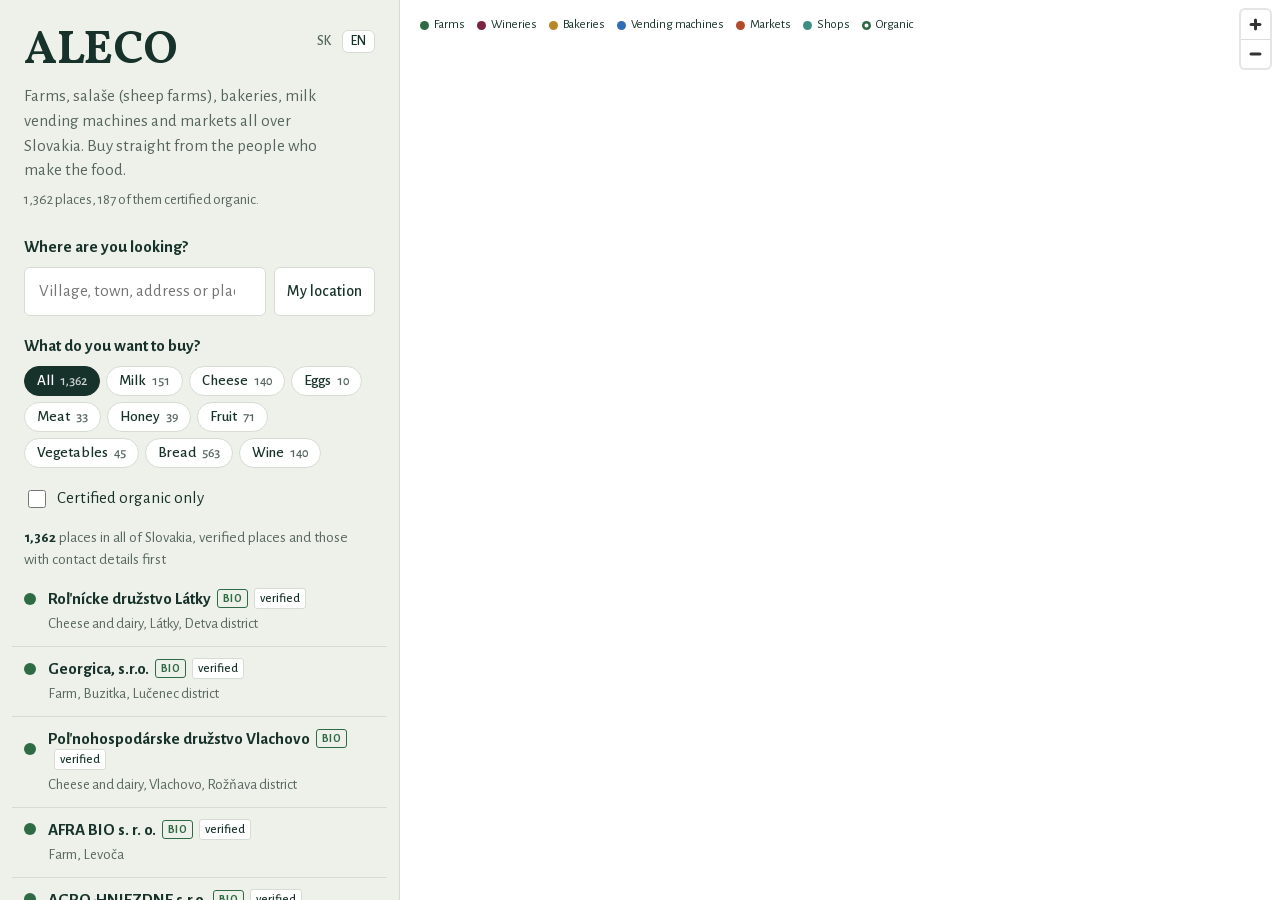
<file: index.html>
<!doctype html>
<html lang="sk">
<head>
  <meta charset="utf-8">
  <meta name="viewport" content="width=device-width, initial-scale=1">
  <title>ALECO: lokálne jedlo na Slovensku</title>
  <meta name="description" content="Otvorená mapa fariem, salašov, pekární, mliečnych automatov a trhov na celom Slovensku. Kupujte priamo od tých, čo jedlo vyrábajú.">
  <link rel="canonical" href="https://papkosd.github.io/ALECO/">
  <!-- link previews on Facebook, LinkedIn, WhatsApp and Slack -->
  <meta property="og:type" content="website">
  <meta property="og:site_name" content="ALECO">
  <meta property="og:locale" content="sk_SK">
  <meta property="og:locale:alternate" content="en_GB">
  <meta property="og:title" content="ALECO: lokálne jedlo na Slovensku">
  <meta property="og:description" content="Mapa fariem, salašov, mliečnych automatov, trhov a ďalších miest, kde kúpite jedlo priamo od tých, čo ho vyrábajú. Zadarmo, bez reklám.">
  <meta property="og:url" content="https://papkosd.github.io/ALECO/">
  <meta property="og:image" content="https://papkosd.github.io/ALECO/og.png">
  <meta property="og:image:width" content="1200">
  <meta property="og:image:height" content="630">
  <meta property="og:image:alt" content="ALECO, farmy a lokálne jedlo na Slovensku: mapa Slovenska s miestami, kde kúpite jedlo priamo od výrobcov">
  <meta name="twitter:card" content="summary_large_image">
  <link rel="icon" href="favicon.svg" type="image/svg+xml">
  <link rel="apple-touch-icon" href="apple-touch-icon.png">
  <meta name="theme-color" content="#17322a">
  <!-- fonts and the map library are served from this site; the only outside requests are the map tiles (OpenFreeMap),
       anonymous visit counts (GoatCounter) and address lookups (Photon, only for typed addresses) -->
  <link rel="preconnect" href="https://tiles.openfreemap.org" crossorigin>
  <link href="fonts/fonts.css" rel="stylesheet">
  <link href="vendor/maplibre-gl-4.7.1/maplibre-gl.css" rel="stylesheet">
  <link href="style.css?v=10" rel="stylesheet">
</head>
<body>
  <!-- Slovak is written here; app.js swaps in English (data-t keys) for English visitors or after "EN" -->
  <div class="app">
    <aside class="panel" data-t-aria="panel" aria-label="Zoznam miest">
      <header class="intro">
        <h1>ALECO</h1>
        <p class="tagline" data-t="tagline">Farmy a lokálne jedlo na Slovensku</p>
        <p class="lede" data-t="lede">Farmy, salaše, pekárne, mliečne automaty a trhy na celom Slovensku. Kupujte priamo od tých, čo jedlo vyrábajú.</p>
        <p class="stats" id="stats"></p>
        <div class="lang" role="group" aria-label="Jazyk / Language">
          <button type="button" data-lang="sk" aria-pressed="true" lang="sk">SK</button>
          <button type="button" data-lang="en" aria-pressed="false" lang="en">EN</button>
        </div>
      </header>

      <div class="controls">
        <div class="step">
          <label class="step-label" for="q" data-t="where">Kde hľadáte?</label>
          <div class="where">
            <input id="q" type="search" data-t-placeholder="placeholder" placeholder="Obec, adresa alebo názov miesta" autocomplete="off" enterkeyhint="search">
            <button type="button" class="btn ghost" id="locate" data-t="myLocation">Moja poloha</button>
          </div>
          <div class="suggest" id="suggest" hidden></div>
          <div class="near-row" id="nearRow" hidden>
            <label class="select">
              <span class="visually-hidden" data-t="howFar">Ako ďaleko</span>
              <select id="radius">
                <option value="10" data-t="r10">do 10 km</option>
                <option value="25" selected data-t="r25">do 25 km</option>
                <option value="50" data-t="r50">do 50 km</option>
                <option value="0" data-t="r0">celé Slovensko</option>
              </select>
            </label>
            <button type="button" class="link-btn" id="clearLoc" data-t="clearLoc">Zrušiť miesto</button>
          </div>
        </div>
        <div class="step">
          <p class="step-label" id="buyLabel" data-t="what">Čo chcete kúpiť?</p>
          <div class="chips" role="group" aria-labelledby="buyLabel" id="chips"></div>
        </div>
        <label class="toggle"><input type="checkbox" id="bioOnly"> <span data-t="bioOnly">Len s certifikátom BIO</span></label>
      </div>

      <p class="hint" id="hint" hidden></p>
      <div class="count-row" id="countRow">
        <p class="count" id="count" aria-live="polite"></p>
        <button type="button" class="link-btn share-search" id="shareSearch" hidden data-t="shareSearch">Zdieľať výber</button>
      </div>
      <ol class="list" id="list"></ol>

      <section class="detail" id="detail" hidden aria-live="polite"></section>

      <footer class="foot">
        <p><button type="button" class="link-btn" id="addBtn" data-t="addBtn">Chýba tu miesto alebo je niečo zle?</button></p>
        <p><button type="button" class="link-btn" id="aboutBtn" data-t="aboutBtn">Odkiaľ sú údaje</button></p>
        <p><button type="button" class="link-btn" id="privacyBtn" data-t="privacyBtn">Súkromie a podmienky</button></p>
        <p class="small"><span data-t-html="footSmall">Otvorený projekt bez reklám, provízií a cookies. Údaje: <a href="https://www.openstreetmap.org/copyright">© prispievatelia OpenStreetMap</a> (ODbL), <a href="https://webgate.ec.europa.eu/tracesnt/directory/publication/organic-operator/index">register ekologických certifikátov EÚ</a> a <a href="https://www.geonames.org/">GeoNames</a> (CC BY 4.0).</span> <span id="generated"></span></p>
      </footer>
    </aside>

    <main class="map-wrap">
      <div id="map" role="region" data-t-aria="map" aria-label="Mapa"></div>
      <ul class="legend" id="legend" data-t-aria="legend" aria-label="Farby bodov na mape"></ul>
    </main>
  </div>

  <dialog id="addDialog" aria-labelledby="addTitle">
    <h2 id="addTitle" data-t="addTitle">Pridať, opraviť alebo odstrániť miesto</h2>
    <p data-t="add1">Predávate jedlo, ktoré sami vyrábate, alebo tu chýba miesto, ktoré poznáte? Napíšte nám názov, obec, čo predávate a kedy. Skontrolujeme to a pridáme na mapu.</p>
    <p data-t="add2">Ak je pri mieste niečo zle alebo ste na mape a nechcete tu byť, napíšte nám. Opravíme to alebo údaje odstránime.</p>
    <p class="mail-row"><a class="btn" id="mailAdd" href="#" data-t="mailAdd">Napísať e-mail</a> <span class="small" id="mailText"></span></p>
    <p class="small" data-t="add3">Mapujete v OpenStreetMap? Miesto môžete pridať aj tam, na ALECO sa objaví pri ďalšej aktualizácii.</p>
    <form method="dialog"><button class="btn ghost" data-t="close">Zavrieť</button></form>
  </dialog>

  <dialog id="aboutDialog" aria-labelledby="aboutTitle">
    <h2 id="aboutTitle" data-t="aboutTitle">Odkiaľ sú údaje</h2>
    <p data-t-html="about1"><strong>Obchody, trhy, automaty, pekárne a vinárstva</strong> pochádzajú z OpenStreetMap, otvorenej mapy, ktorú môže upravovať ktokoľvek. Supermarkety, veľké korporácie a zahraničné reťazce vynechávame; miestne firmy a farmy zostávajú, aj keď majú viac predajní.</p>
    <p data-t-html="about2"><strong>Pečiatka BIO</strong> znamená platný certifikát ekologickej výroby v registri Európskej komisie (TRACES). Produkty vypisujeme z certifikátu. Ukazujeme len výrobcov, ktorých certifikát uvádza jedlo pre ľudí, napríklad med, syr, ovocie alebo zeleninu. Farmy, ktoré pestujú len obilie či krmivo pre spracovateľov, na mape nie sú. Z certifikátu nevieme, či výrobca predáva aj priamo, preto si to pred cestou overte.</p>
    <p data-t-html="about3"><strong>Poloha</strong> certifikovaných výrobcov je adresa z certifikátu: prevádzka, ak je uvedená, inak sídlo firmy. Ak je sídlo v kancelárii vo veľkom meste, výrobcu na mapu nedávame, kým nezistíme, kde naozaj hospodári.</p>
    <p data-t="about4">Súkromne hospodáriacich roľníkov z registra certifikátov zverejníme až s ich súhlasom.</p>
    <p data-t-html="about5">Údaje sú otvorené (ODbL), môžete ich voľne použiť s uvedením zdroja: <a href="data/places.csv" download>tabuľka CSV</a> alebo <a href="data/places.geojson" download>GeoJSON</a>.</p>
    <form method="dialog"><button class="btn" data-t="close">Zavrieť</button></form>
  </dialog>

  <dialog id="privacyDialog" aria-labelledby="privacyTitle">
    <h2 id="privacyTitle" data-t="privacyTitle">Súkromie a podmienky</h2>
    <p><strong data-t="opLabel">Prevádzkovateľ:</strong> <span class="operator"></span><a class="mail" href="#"></a>. <span data-t="opNote">ALECO je nekomerčný projekt.</span></p>
    <p data-t-html="priv1"><strong>Údaje o miestach.</strong> Zverejňujeme názov, polohu, adresu, kontakt, otváracie hodiny a ponuku miest, kde sa predáva jedlo priamo od výrobcov. Pochádzajú z verejných zdrojov: z OpenStreetMap, z registra ekologických certifikátov EÚ a z webov samotných predajcov. Ak miesto prevádzkuje fyzická osoba, ide o osobné údaje. Spracúvame ich na základe oprávneného záujmu informovať verejnosť o priamom predaji potravín (čl. 6 ods. 1 písm. f) GDPR) a len v rozsahu, v akom ich predajca sám zverejnil. Súkromne hospodáriacich roľníkov z registra certifikátov zverejňujeme len s ich súhlasom.</p>
    <p data-t-html="priv2"><strong>Vaše práva.</strong> Môžete požiadať o prístup k údajom, ich opravu alebo vymazanie a namietať proti ich zverejneniu. Stačí napísať na e-mail vyššie. Údaje bez zbytočného odkladu opravíme alebo odstránime z mapy aj z otvorených dát. Máte aj právo podať sťažnosť <a href="https://dataprotection.gov.sk/" target="_blank" rel="noopener">Úradu na ochranu osobných údajov SR</a>.</p>
    <p data-t-html="priv3"><strong>Návštevníci.</strong> Stránka nepoužíva cookies. Návštevnosť a to, čo sa na nej robí (ktoré obce a produkty sa hľadajú, ktoré miesta sa otvárajú, kliknutia na Navigovať, Zavolať, Web a Zdieľať), meriame anonymne cez <a href="https://www.goatcounter.com/" target="_blank" rel="noopener">GoatCounter</a>, ktorý neukladá IP adresy. Ak si prepnete jazyk, prehliadač si voľbu zapamätá (localStorage); nikam sa neposiela. Ak do vyhľadávania napíšete adresu alebo miesto, ktoré nie je obec, text sa pošle službe <a href="https://photon.komoot.io/" target="_blank" rel="noopener">Photon</a> (komoot, Nemecko), ktorá ho vyhľadá v OpenStreetMap. Stránku hostí GitHub Pages (<a href="https://docs.github.com/en/site-policy/privacy-policies/github-general-privacy-statement" target="_blank" rel="noopener">GitHub, USA</a>) a mapové podklady poskytuje OpenFreeMap; tieto služby pri načítaní stránky technicky spracúvajú vašu IP adresu. Vašu polohu, ak ju povolíte, používame len vo vašom prehliadači na zoradenie zoznamu a nikdy ju nedávame do odkazov.</p>
    <p data-t-html="priv4"><strong>Upozornenie.</strong> Údaje pochádzajú z verejných zdrojov a môžu byť neúplné alebo neaktuálne. Pred cestou si otváracie hodiny a ponuku overte priamo u predajcu. Pečiatka BIO znamená, že výrobca má platný certifikát v registri EÚ; ALECO nič necertifikuje.</p>
    <p data-t-html="priv5"><strong>Licencie.</strong> Kód: AGPL-3.0, <a href="https://github.com/PapkoSD/ALECO" target="_blank" rel="noopener">GitHub</a>. Údaje: ODbL (© prispievatelia OpenStreetMap), register ekologických certifikátov Európskej komisie, GeoNames (CC BY 4.0).</p>
    <form method="dialog"><button class="btn" data-t="close">Zavrieť</button></form>
  </dialog>

  <!-- anonymous visit counts: no cookies, no IP addresses stored; localhost is not counted -->
  <script data-goatcounter="https://aleco-sk.goatcounter.com/count" async src="vendor/goatcounter/count.js"></script>
  <script src="vendor/maplibre-gl-4.7.1/maplibre-gl.js"></script>
  <script src="app.js?v=31"></script>
</body>
</html>
</file>
<file: fonts/fonts.css>
/* Alegreya Sans and Vollkorn (SIL Open Font License 1.1, see OFL-*.txt), served from this site
   instead of Google Fonts so visitors' browsers don't contact Google. Latin + Latin Extended only (enough for Slovak). */
/* latin-ext */
@font-face {
  font-family: 'Alegreya Sans';
  font-style: normal;
  font-weight: 400;
  font-display: swap;
  src: url(alegreya-sans-latin-ext-0a185c.woff2) format('woff2');
  unicode-range: U+0100-02BA, U+02BD-02C5, U+02C7-02CC, U+02CE-02D7, U+02DD-02FF, U+0304, U+0308, U+0329, U+1D00-1DBF, U+1E00-1E9F, U+1EF2-1EFF, U+2020, U+20A0-20AB, U+20AD-20C4, U+2113, U+2C60-2C7F, U+A720-A7FF;
}
/* latin */
@font-face {
  font-family: 'Alegreya Sans';
  font-style: normal;
  font-weight: 400;
  font-display: swap;
  src: url(alegreya-sans-latin-e76bc7.woff2) format('woff2');
  unicode-range: U+0000-00FF, U+0131, U+0152-0153, U+02BB-02BC, U+02C6, U+02DA, U+02DC, U+0304, U+0308, U+0329, U+2000-206F, U+20AC, U+2122, U+2191, U+2193, U+2212, U+2215, U+FEFF, U+FFFD;
}
/* latin-ext */
@font-face {
  font-family: 'Alegreya Sans';
  font-style: normal;
  font-weight: 500;
  font-display: swap;
  src: url(alegreya-sans-latin-ext-668227.woff2) format('woff2');
  unicode-range: U+0100-02BA, U+02BD-02C5, U+02C7-02CC, U+02CE-02D7, U+02DD-02FF, U+0304, U+0308, U+0329, U+1D00-1DBF, U+1E00-1E9F, U+1EF2-1EFF, U+2020, U+20A0-20AB, U+20AD-20C4, U+2113, U+2C60-2C7F, U+A720-A7FF;
}
/* latin */
@font-face {
  font-family: 'Alegreya Sans';
  font-style: normal;
  font-weight: 500;
  font-display: swap;
  src: url(alegreya-sans-latin-922b99.woff2) format('woff2');
  unicode-range: U+0000-00FF, U+0131, U+0152-0153, U+02BB-02BC, U+02C6, U+02DA, U+02DC, U+0304, U+0308, U+0329, U+2000-206F, U+20AC, U+2122, U+2191, U+2193, U+2212, U+2215, U+FEFF, U+FFFD;
}
/* latin-ext */
@font-face {
  font-family: 'Alegreya Sans';
  font-style: normal;
  font-weight: 700;
  font-display: swap;
  src: url(alegreya-sans-latin-ext-7c03f5.woff2) format('woff2');
  unicode-range: U+0100-02BA, U+02BD-02C5, U+02C7-02CC, U+02CE-02D7, U+02DD-02FF, U+0304, U+0308, U+0329, U+1D00-1DBF, U+1E00-1E9F, U+1EF2-1EFF, U+2020, U+20A0-20AB, U+20AD-20C4, U+2113, U+2C60-2C7F, U+A720-A7FF;
}
/* latin */
@font-face {
  font-family: 'Alegreya Sans';
  font-style: normal;
  font-weight: 700;
  font-display: swap;
  src: url(alegreya-sans-latin-80432f.woff2) format('woff2');
  unicode-range: U+0000-00FF, U+0131, U+0152-0153, U+02BB-02BC, U+02C6, U+02DA, U+02DC, U+0304, U+0308, U+0329, U+2000-206F, U+20AC, U+2122, U+2191, U+2193, U+2212, U+2215, U+FEFF, U+FFFD;
}
/* latin-ext */
@font-face {
  font-family: 'Vollkorn';
  font-style: normal;
  font-weight: 500;
  font-display: swap;
  src: url(vollkorn-latin-ext-cc25f8.woff2) format('woff2');
  unicode-range: U+0100-02BA, U+02BD-02C5, U+02C7-02CC, U+02CE-02D7, U+02DD-02FF, U+0304, U+0308, U+0329, U+1D00-1DBF, U+1E00-1E9F, U+1EF2-1EFF, U+2020, U+20A0-20AB, U+20AD-20C4, U+2113, U+2C60-2C7F, U+A720-A7FF;
}
/* latin */
@font-face {
  font-family: 'Vollkorn';
  font-style: normal;
  font-weight: 500;
  font-display: swap;
  src: url(vollkorn-latin-d823a3.woff2) format('woff2');
  unicode-range: U+0000-00FF, U+0131, U+0152-0153, U+02BB-02BC, U+02C6, U+02DA, U+02DC, U+0304, U+0308, U+0329, U+2000-206F, U+20AC, U+2122, U+2191, U+2193, U+2212, U+2215, U+FEFF, U+FFFD;
}
/* latin-ext */
@font-face {
  font-family: 'Vollkorn';
  font-style: normal;
  font-weight: 700;
  font-display: swap;
  src: url(vollkorn-latin-ext-cc25f8.woff2) format('woff2');
  unicode-range: U+0100-02BA, U+02BD-02C5, U+02C7-02CC, U+02CE-02D7, U+02DD-02FF, U+0304, U+0308, U+0329, U+1D00-1DBF, U+1E00-1E9F, U+1EF2-1EFF, U+2020, U+20A0-20AB, U+20AD-20C4, U+2113, U+2C60-2C7F, U+A720-A7FF;
}
/* latin */
@font-face {
  font-family: 'Vollkorn';
  font-style: normal;
  font-weight: 700;
  font-display: swap;
  src: url(vollkorn-latin-d823a3.woff2) format('woff2');
  unicode-range: U+0000-00FF, U+0131, U+0152-0153, U+02BB-02BC, U+02C6, U+02DA, U+02DC, U+0304, U+0308, U+0329, U+2000-206F, U+20AC, U+2122, U+2191, U+2193, U+2212, U+2215, U+FEFF, U+FFFD;
}
</file>
<file: vendor/maplibre-gl-4.7.1/maplibre-gl.css>
.maplibregl-map{font:12px/20px Helvetica Neue,Arial,Helvetica,sans-serif;overflow:hidden;position:relative;-webkit-tap-highlight-color:rgb(0 0 0/0)}.maplibregl-canvas{left:0;position:absolute;top:0}.maplibregl-map:fullscreen{height:100%;width:100%}.maplibregl-ctrl-group button.maplibregl-ctrl-compass{touch-action:none}.maplibregl-canvas-container.maplibregl-interactive,.maplibregl-ctrl-group button.maplibregl-ctrl-compass{cursor:grab;-webkit-user-select:none;-moz-user-select:none;user-select:none}.maplibregl-canvas-container.maplibregl-interactive.maplibregl-track-pointer{cursor:pointer}.maplibregl-canvas-container.maplibregl-interactive:active,.maplibregl-ctrl-group button.maplibregl-ctrl-compass:active{cursor:grabbing}.maplibregl-canvas-container.maplibregl-touch-zoom-rotate,.maplibregl-canvas-container.maplibregl-touch-zoom-rotate .maplibregl-canvas{touch-action:pan-x pan-y}.maplibregl-canvas-container.maplibregl-touch-drag-pan,.maplibregl-canvas-container.maplibregl-touch-drag-pan .maplibregl-canvas{touch-action:pinch-zoom}.maplibregl-canvas-container.maplibregl-touch-zoom-rotate.maplibregl-touch-drag-pan,.maplibregl-canvas-container.maplibregl-touch-zoom-rotate.maplibregl-touch-drag-pan .maplibregl-canvas{touch-action:none}.maplibregl-canvas-container.maplibregl-touch-drag-pan.maplibregl-cooperative-gestures,.maplibregl-canvas-container.maplibregl-touch-drag-pan.maplibregl-cooperative-gestures .maplibregl-canvas{touch-action:pan-x pan-y}.maplibregl-ctrl-bottom-left,.maplibregl-ctrl-bottom-right,.maplibregl-ctrl-top-left,.maplibregl-ctrl-top-right{pointer-events:none;position:absolute;z-index:2}.maplibregl-ctrl-top-left{left:0;top:0}.maplibregl-ctrl-top-right{right:0;top:0}.maplibregl-ctrl-bottom-left{bottom:0;left:0}.maplibregl-ctrl-bottom-right{bottom:0;right:0}.maplibregl-ctrl{clear:both;pointer-events:auto;transform:translate(0)}.maplibregl-ctrl-top-left .maplibregl-ctrl{float:left;margin:10px 0 0 10px}.maplibregl-ctrl-top-right .maplibregl-ctrl{float:right;margin:10px 10px 0 0}.maplibregl-ctrl-bottom-left .maplibregl-ctrl{float:left;margin:0 0 10px 10px}.maplibregl-ctrl-bottom-right .maplibregl-ctrl{float:right;margin:0 10px 10px 0}.maplibregl-ctrl-group{background:#fff;border-radius:4px}.maplibregl-ctrl-group:not(:empty){box-shadow:0 0 0 2px rgba(0,0,0,.1)}@media (forced-colors:active){.maplibregl-ctrl-group:not(:empty){box-shadow:0 0 0 2px ButtonText}}.maplibregl-ctrl-group button{background-color:transparent;border:0;box-sizing:border-box;cursor:pointer;display:block;height:29px;outline:none;padding:0;width:29px}.maplibregl-ctrl-group button+button{border-top:1px solid #ddd}.maplibregl-ctrl button .maplibregl-ctrl-icon{background-position:50%;background-repeat:no-repeat;display:block;height:100%;width:100%}@media (forced-colors:active){.maplibregl-ctrl-icon{background-color:transparent}.maplibregl-ctrl-group button+button{border-top:1px solid ButtonText}}.maplibregl-ctrl button::-moz-focus-inner{border:0;padding:0}.maplibregl-ctrl-attrib-button:focus,.maplibregl-ctrl-group button:focus{box-shadow:0 0 2px 2px #0096ff}.maplibregl-ctrl button:disabled{cursor:not-allowed}.maplibregl-ctrl button:disabled .maplibregl-ctrl-icon{opacity:.25}.maplibregl-ctrl button:not(:disabled):hover{background-color:rgb(0 0 0/5%)}.maplibregl-ctrl-group button:focus:focus-visible{box-shadow:0 0 2px 2px #0096ff}.maplibregl-ctrl-group button:focus:not(:focus-visible){box-shadow:none}.maplibregl-ctrl-group button:focus:first-child{border-radius:4px 4px 0 0}.maplibregl-ctrl-group button:focus:last-child{border-radius:0 0 4px 4px}.maplibregl-ctrl-group button:focus:only-child{border-radius:inherit}.maplibregl-ctrl button.maplibregl-ctrl-zoom-out .maplibregl-ctrl-icon{background-image:url("data:image/svg+xml;charset=utf-8,%3Csvg xmlns='http://www.w3.org/2000/svg' width='29' height='29' fill='%23333' viewBox='0 0 29 29'%3E%3Cpath d='M10 13c-.75 0-1.5.75-1.5 1.5S9.25 16 10 16h9c.75 0 1.5-.75 1.5-1.5S19.75 13 19 13z'/%3E%3C/svg%3E")}.maplibregl-ctrl button.maplibregl-ctrl-zoom-in .maplibregl-ctrl-icon{background-image:url("data:image/svg+xml;charset=utf-8,%3Csvg xmlns='http://www.w3.org/2000/svg' width='29' height='29' fill='%23333' viewBox='0 0 29 29'%3E%3Cpath d='M14.5 8.5c-.75 0-1.5.75-1.5 1.5v3h-3c-.75 0-1.5.75-1.5 1.5S9.25 16 10 16h3v3c0 .75.75 1.5 1.5 1.5S16 19.75 16 19v-3h3c.75 0 1.5-.75 1.5-1.5S19.75 13 19 13h-3v-3c0-.75-.75-1.5-1.5-1.5'/%3E%3C/svg%3E")}@media (forced-colors:active){.maplibregl-ctrl button.maplibregl-ctrl-zoom-out .maplibregl-ctrl-icon{background-image:url("data:image/svg+xml;charset=utf-8,%3Csvg xmlns='http://www.w3.org/2000/svg' width='29' height='29' fill='%23fff' viewBox='0 0 29 29'%3E%3Cpath d='M10 13c-.75 0-1.5.75-1.5 1.5S9.25 16 10 16h9c.75 0 1.5-.75 1.5-1.5S19.75 13 19 13z'/%3E%3C/svg%3E")}.maplibregl-ctrl button.maplibregl-ctrl-zoom-in .maplibregl-ctrl-icon{background-image:url("data:image/svg+xml;charset=utf-8,%3Csvg xmlns='http://www.w3.org/2000/svg' width='29' height='29' fill='%23fff' viewBox='0 0 29 29'%3E%3Cpath d='M14.5 8.5c-.75 0-1.5.75-1.5 1.5v3h-3c-.75 0-1.5.75-1.5 1.5S9.25 16 10 16h3v3c0 .75.75 1.5 1.5 1.5S16 19.75 16 19v-3h3c.75 0 1.5-.75 1.5-1.5S19.75 13 19 13h-3v-3c0-.75-.75-1.5-1.5-1.5'/%3E%3C/svg%3E")}}@media (forced-colors:active) and (prefers-color-scheme:light){.maplibregl-ctrl button.maplibregl-ctrl-zoom-out .maplibregl-ctrl-icon{background-image:url("data:image/svg+xml;charset=utf-8,%3Csvg xmlns='http://www.w3.org/2000/svg' width='29' height='29' viewBox='0 0 29 29'%3E%3Cpath d='M10 13c-.75 0-1.5.75-1.5 1.5S9.25 16 10 16h9c.75 0 1.5-.75 1.5-1.5S19.75 13 19 13z'/%3E%3C/svg%3E")}.maplibregl-ctrl button.maplibregl-ctrl-zoom-in .maplibregl-ctrl-icon{background-image:url("data:image/svg+xml;charset=utf-8,%3Csvg xmlns='http://www.w3.org/2000/svg' width='29' height='29' viewBox='0 0 29 29'%3E%3Cpath d='M14.5 8.5c-.75 0-1.5.75-1.5 1.5v3h-3c-.75 0-1.5.75-1.5 1.5S9.25 16 10 16h3v3c0 .75.75 1.5 1.5 1.5S16 19.75 16 19v-3h3c.75 0 1.5-.75 1.5-1.5S19.75 13 19 13h-3v-3c0-.75-.75-1.5-1.5-1.5'/%3E%3C/svg%3E")}}.maplibregl-ctrl button.maplibregl-ctrl-fullscreen .maplibregl-ctrl-icon{background-image:url("data:image/svg+xml;charset=utf-8,%3Csvg xmlns='http://www.w3.org/2000/svg' width='29' height='29' fill='%23333' viewBox='0 0 29 29'%3E%3Cpath d='M24 16v5.5c0 1.75-.75 2.5-2.5 2.5H16v-1l3-1.5-4-5.5 1-1 5.5 4 1.5-3zM6 16l1.5 3 5.5-4 1 1-4 5.5 3 1.5v1H7.5C5.75 24 5 23.25 5 21.5V16zm7-11v1l-3 1.5 4 5.5-1 1-5.5-4L6 13H5V7.5C5 5.75 5.75 5 7.5 5zm11 2.5c0-1.75-.75-2.5-2.5-2.5H16v1l3 1.5-4 5.5 1 1 5.5-4 1.5 3h1z'/%3E%3C/svg%3E")}.maplibregl-ctrl button.maplibregl-ctrl-shrink .maplibregl-ctrl-icon{background-image:url("data:image/svg+xml;charset=utf-8,%3Csvg xmlns='http://www.w3.org/2000/svg' width='29' height='29' viewBox='0 0 29 29'%3E%3Cpath d='M18.5 16c-1.75 0-2.5.75-2.5 2.5V24h1l1.5-3 5.5 4 1-1-4-5.5 3-1.5v-1zM13 18.5c0-1.75-.75-2.5-2.5-2.5H5v1l3 1.5L4 24l1 1 5.5-4 1.5 3h1zm3-8c0 1.75.75 2.5 2.5 2.5H24v-1l-3-1.5L25 5l-1-1-5.5 4L17 5h-1zM10.5 13c1.75 0 2.5-.75 2.5-2.5V5h-1l-1.5 3L5 4 4 5l4 5.5L5 12v1z'/%3E%3C/svg%3E")}@media (forced-colors:active){.maplibregl-ctrl button.maplibregl-ctrl-fullscreen .maplibregl-ctrl-icon{background-image:url("data:image/svg+xml;charset=utf-8,%3Csvg xmlns='http://www.w3.org/2000/svg' width='29' height='29' fill='%23fff' viewBox='0 0 29 29'%3E%3Cpath d='M24 16v5.5c0 1.75-.75 2.5-2.5 2.5H16v-1l3-1.5-4-5.5 1-1 5.5 4 1.5-3zM6 16l1.5 3 5.5-4 1 1-4 5.5 3 1.5v1H7.5C5.75 24 5 23.25 5 21.5V16zm7-11v1l-3 1.5 4 5.5-1 1-5.5-4L6 13H5V7.5C5 5.75 5.75 5 7.5 5zm11 2.5c0-1.75-.75-2.5-2.5-2.5H16v1l3 1.5-4 5.5 1 1 5.5-4 1.5 3h1z'/%3E%3C/svg%3E")}.maplibregl-ctrl button.maplibregl-ctrl-shrink .maplibregl-ctrl-icon{background-image:url("data:image/svg+xml;charset=utf-8,%3Csvg xmlns='http://www.w3.org/2000/svg' width='29' height='29' fill='%23fff' viewBox='0 0 29 29'%3E%3Cpath d='M18.5 16c-1.75 0-2.5.75-2.5 2.5V24h1l1.5-3 5.5 4 1-1-4-5.5 3-1.5v-1zM13 18.5c0-1.75-.75-2.5-2.5-2.5H5v1l3 1.5L4 24l1 1 5.5-4 1.5 3h1zm3-8c0 1.75.75 2.5 2.5 2.5H24v-1l-3-1.5L25 5l-1-1-5.5 4L17 5h-1zM10.5 13c1.75 0 2.5-.75 2.5-2.5V5h-1l-1.5 3L5 4 4 5l4 5.5L5 12v1z'/%3E%3C/svg%3E")}}@media (forced-colors:active) and (prefers-color-scheme:light){.maplibregl-ctrl button.maplibregl-ctrl-fullscreen .maplibregl-ctrl-icon{background-image:url("data:image/svg+xml;charset=utf-8,%3Csvg xmlns='http://www.w3.org/2000/svg' width='29' height='29' viewBox='0 0 29 29'%3E%3Cpath d='M24 16v5.5c0 1.75-.75 2.5-2.5 2.5H16v-1l3-1.5-4-5.5 1-1 5.5 4 1.5-3zM6 16l1.5 3 5.5-4 1 1-4 5.5 3 1.5v1H7.5C5.75 24 5 23.25 5 21.5V16zm7-11v1l-3 1.5 4 5.5-1 1-5.5-4L6 13H5V7.5C5 5.75 5.75 5 7.5 5zm11 2.5c0-1.75-.75-2.5-2.5-2.5H16v1l3 1.5-4 5.5 1 1 5.5-4 1.5 3h1z'/%3E%3C/svg%3E")}.maplibregl-ctrl button.maplibregl-ctrl-shrink .maplibregl-ctrl-icon{background-image:url("data:image/svg+xml;charset=utf-8,%3Csvg xmlns='http://www.w3.org/2000/svg' width='29' height='29' viewBox='0 0 29 29'%3E%3Cpath d='M18.5 16c-1.75 0-2.5.75-2.5 2.5V24h1l1.5-3 5.5 4 1-1-4-5.5 3-1.5v-1zM13 18.5c0-1.75-.75-2.5-2.5-2.5H5v1l3 1.5L4 24l1 1 5.5-4 1.5 3h1zm3-8c0 1.75.75 2.5 2.5 2.5H24v-1l-3-1.5L25 5l-1-1-5.5 4L17 5h-1zM10.5 13c1.75 0 2.5-.75 2.5-2.5V5h-1l-1.5 3L5 4 4 5l4 5.5L5 12v1z'/%3E%3C/svg%3E")}}.maplibregl-ctrl button.maplibregl-ctrl-compass .maplibregl-ctrl-icon{background-image:url("data:image/svg+xml;charset=utf-8,%3Csvg xmlns='http://www.w3.org/2000/svg' width='29' height='29' fill='%23333' viewBox='0 0 29 29'%3E%3Cpath d='m10.5 14 4-8 4 8z'/%3E%3Cpath fill='%23ccc' d='m10.5 16 4 8 4-8z'/%3E%3C/svg%3E")}@media (forced-colors:active){.maplibregl-ctrl button.maplibregl-ctrl-compass .maplibregl-ctrl-icon{background-image:url("data:image/svg+xml;charset=utf-8,%3Csvg xmlns='http://www.w3.org/2000/svg' width='29' height='29' fill='%23fff' viewBox='0 0 29 29'%3E%3Cpath d='m10.5 14 4-8 4 8z'/%3E%3Cpath fill='%23ccc' d='m10.5 16 4 8 4-8z'/%3E%3C/svg%3E")}}@media (forced-colors:active) and (prefers-color-scheme:light){.maplibregl-ctrl button.maplibregl-ctrl-compass .maplibregl-ctrl-icon{background-image:url("data:image/svg+xml;charset=utf-8,%3Csvg xmlns='http://www.w3.org/2000/svg' width='29' height='29' viewBox='0 0 29 29'%3E%3Cpath d='m10.5 14 4-8 4 8z'/%3E%3Cpath fill='%23ccc' d='m10.5 16 4 8 4-8z'/%3E%3C/svg%3E")}}.maplibregl-ctrl button.maplibregl-ctrl-terrain .maplibregl-ctrl-icon{background-image:url("data:image/svg+xml;charset=utf-8,%3Csvg xmlns='http://www.w3.org/2000/svg' width='22' height='22' fill='%23333' viewBox='0 0 22 22'%3E%3Cpath d='m1.754 13.406 4.453-4.851 3.09 3.09 3.281 3.277.969-.969-3.309-3.312 3.844-4.121 6.148 6.886h1.082v-.855l-7.207-8.07-4.84 5.187L6.169 6.57l-5.48 5.965v.871ZM.688 16.844h20.625v1.375H.688Zm0 0'/%3E%3C/svg%3E")}.maplibregl-ctrl button.maplibregl-ctrl-terrain-enabled .maplibregl-ctrl-icon{background-image:url("data:image/svg+xml;charset=utf-8,%3Csvg xmlns='http://www.w3.org/2000/svg' width='22' height='22' fill='%2333b5e5' viewBox='0 0 22 22'%3E%3Cpath d='m1.754 13.406 4.453-4.851 3.09 3.09 3.281 3.277.969-.969-3.309-3.312 3.844-4.121 6.148 6.886h1.082v-.855l-7.207-8.07-4.84 5.187L6.169 6.57l-5.48 5.965v.871ZM.688 16.844h20.625v1.375H.688Zm0 0'/%3E%3C/svg%3E")}.maplibregl-ctrl button.maplibregl-ctrl-geolocate .maplibregl-ctrl-icon{background-image:url("data:image/svg+xml;charset=utf-8,%3Csvg xmlns='http://www.w3.org/2000/svg' width='29' height='29' fill='%23333' viewBox='0 0 20 20'%3E%3Cpath d='M10 4C9 4 9 5 9 5v.1A5 5 0 0 0 5.1 9H5s-1 0-1 1 1 1 1 1h.1A5 5 0 0 0 9 14.9v.1s0 1 1 1 1-1 1-1v-.1a5 5 0 0 0 3.9-3.9h.1s1 0 1-1-1-1-1-1h-.1A5 5 0 0 0 11 5.1V5s0-1-1-1m0 2.5a3.5 3.5 0 1 1 0 7 3.5 3.5 0 1 1 0-7'/%3E%3Ccircle cx='10' cy='10' r='2'/%3E%3C/svg%3E")}.maplibregl-ctrl button.maplibregl-ctrl-geolocate:disabled .maplibregl-ctrl-icon{background-image:url("data:image/svg+xml;charset=utf-8,%3Csvg xmlns='http://www.w3.org/2000/svg' width='29' height='29' fill='%23aaa' viewBox='0 0 20 20'%3E%3Cpath d='M10 4C9 4 9 5 9 5v.1A5 5 0 0 0 5.1 9H5s-1 0-1 1 1 1 1 1h.1A5 5 0 0 0 9 14.9v.1s0 1 1 1 1-1 1-1v-.1a5 5 0 0 0 3.9-3.9h.1s1 0 1-1-1-1-1-1h-.1A5 5 0 0 0 11 5.1V5s0-1-1-1m0 2.5a3.5 3.5 0 1 1 0 7 3.5 3.5 0 1 1 0-7'/%3E%3Ccircle cx='10' cy='10' r='2'/%3E%3Cpath fill='red' d='m14 5 1 1-9 9-1-1z'/%3E%3C/svg%3E")}.maplibregl-ctrl button.maplibregl-ctrl-geolocate.maplibregl-ctrl-geolocate-active .maplibregl-ctrl-icon{background-image:url("data:image/svg+xml;charset=utf-8,%3Csvg xmlns='http://www.w3.org/2000/svg' width='29' height='29' fill='%2333b5e5' viewBox='0 0 20 20'%3E%3Cpath d='M10 4C9 4 9 5 9 5v.1A5 5 0 0 0 5.1 9H5s-1 0-1 1 1 1 1 1h.1A5 5 0 0 0 9 14.9v.1s0 1 1 1 1-1 1-1v-.1a5 5 0 0 0 3.9-3.9h.1s1 0 1-1-1-1-1-1h-.1A5 5 0 0 0 11 5.1V5s0-1-1-1m0 2.5a3.5 3.5 0 1 1 0 7 3.5 3.5 0 1 1 0-7'/%3E%3Ccircle cx='10' cy='10' r='2'/%3E%3C/svg%3E")}.maplibregl-ctrl button.maplibregl-ctrl-geolocate.maplibregl-ctrl-geolocate-active-error .maplibregl-ctrl-icon{background-image:url("data:image/svg+xml;charset=utf-8,%3Csvg xmlns='http://www.w3.org/2000/svg' width='29' height='29' fill='%23e58978' viewBox='0 0 20 20'%3E%3Cpath d='M10 4C9 4 9 5 9 5v.1A5 5 0 0 0 5.1 9H5s-1 0-1 1 1 1 1 1h.1A5 5 0 0 0 9 14.9v.1s0 1 1 1 1-1 1-1v-.1a5 5 0 0 0 3.9-3.9h.1s1 0 1-1-1-1-1-1h-.1A5 5 0 0 0 11 5.1V5s0-1-1-1m0 2.5a3.5 3.5 0 1 1 0 7 3.5 3.5 0 1 1 0-7'/%3E%3Ccircle cx='10' cy='10' r='2'/%3E%3C/svg%3E")}.maplibregl-ctrl button.maplibregl-ctrl-geolocate.maplibregl-ctrl-geolocate-background .maplibregl-ctrl-icon{background-image:url("data:image/svg+xml;charset=utf-8,%3Csvg xmlns='http://www.w3.org/2000/svg' width='29' height='29' fill='%2333b5e5' viewBox='0 0 20 20'%3E%3Cpath d='M10 4C9 4 9 5 9 5v.1A5 5 0 0 0 5.1 9H5s-1 0-1 1 1 1 1 1h.1A5 5 0 0 0 9 14.9v.1s0 1 1 1 1-1 1-1v-.1a5 5 0 0 0 3.9-3.9h.1s1 0 1-1-1-1-1-1h-.1A5 5 0 0 0 11 5.1V5s0-1-1-1m0 2.5a3.5 3.5 0 1 1 0 7 3.5 3.5 0 1 1 0-7'/%3E%3C/svg%3E")}.maplibregl-ctrl button.maplibregl-ctrl-geolocate.maplibregl-ctrl-geolocate-background-error .maplibregl-ctrl-icon{background-image:url("data:image/svg+xml;charset=utf-8,%3Csvg xmlns='http://www.w3.org/2000/svg' width='29' height='29' fill='%23e54e33' viewBox='0 0 20 20'%3E%3Cpath d='M10 4C9 4 9 5 9 5v.1A5 5 0 0 0 5.1 9H5s-1 0-1 1 1 1 1 1h.1A5 5 0 0 0 9 14.9v.1s0 1 1 1 1-1 1-1v-.1a5 5 0 0 0 3.9-3.9h.1s1 0 1-1-1-1-1-1h-.1A5 5 0 0 0 11 5.1V5s0-1-1-1m0 2.5a3.5 3.5 0 1 1 0 7 3.5 3.5 0 1 1 0-7'/%3E%3C/svg%3E")}.maplibregl-ctrl button.maplibregl-ctrl-geolocate.maplibregl-ctrl-geolocate-waiting .maplibregl-ctrl-icon{animation:maplibregl-spin 2s linear infinite}@media (forced-colors:active){.maplibregl-ctrl button.maplibregl-ctrl-geolocate .maplibregl-ctrl-icon{background-image:url("data:image/svg+xml;charset=utf-8,%3Csvg xmlns='http://www.w3.org/2000/svg' width='29' height='29' fill='%23fff' viewBox='0 0 20 20'%3E%3Cpath d='M10 4C9 4 9 5 9 5v.1A5 5 0 0 0 5.1 9H5s-1 0-1 1 1 1 1 1h.1A5 5 0 0 0 9 14.9v.1s0 1 1 1 1-1 1-1v-.1a5 5 0 0 0 3.9-3.9h.1s1 0 1-1-1-1-1-1h-.1A5 5 0 0 0 11 5.1V5s0-1-1-1m0 2.5a3.5 3.5 0 1 1 0 7 3.5 3.5 0 1 1 0-7'/%3E%3Ccircle cx='10' cy='10' r='2'/%3E%3C/svg%3E")}.maplibregl-ctrl button.maplibregl-ctrl-geolocate:disabled .maplibregl-ctrl-icon{background-image:url("data:image/svg+xml;charset=utf-8,%3Csvg xmlns='http://www.w3.org/2000/svg' width='29' height='29' fill='%23999' viewBox='0 0 20 20'%3E%3Cpath d='M10 4C9 4 9 5 9 5v.1A5 5 0 0 0 5.1 9H5s-1 0-1 1 1 1 1 1h.1A5 5 0 0 0 9 14.9v.1s0 1 1 1 1-1 1-1v-.1a5 5 0 0 0 3.9-3.9h.1s1 0 1-1-1-1-1-1h-.1A5 5 0 0 0 11 5.1V5s0-1-1-1m0 2.5a3.5 3.5 0 1 1 0 7 3.5 3.5 0 1 1 0-7'/%3E%3Ccircle cx='10' cy='10' r='2'/%3E%3Cpath fill='red' d='m14 5 1 1-9 9-1-1z'/%3E%3C/svg%3E")}.maplibregl-ctrl button.maplibregl-ctrl-geolocate.maplibregl-ctrl-geolocate-active .maplibregl-ctrl-icon{background-image:url("data:image/svg+xml;charset=utf-8,%3Csvg xmlns='http://www.w3.org/2000/svg' width='29' height='29' fill='%2333b5e5' viewBox='0 0 20 20'%3E%3Cpath d='M10 4C9 4 9 5 9 5v.1A5 5 0 0 0 5.1 9H5s-1 0-1 1 1 1 1 1h.1A5 5 0 0 0 9 14.9v.1s0 1 1 1 1-1 1-1v-.1a5 5 0 0 0 3.9-3.9h.1s1 0 1-1-1-1-1-1h-.1A5 5 0 0 0 11 5.1V5s0-1-1-1m0 2.5a3.5 3.5 0 1 1 0 7 3.5 3.5 0 1 1 0-7'/%3E%3Ccircle cx='10' cy='10' r='2'/%3E%3C/svg%3E")}.maplibregl-ctrl button.maplibregl-ctrl-geolocate.maplibregl-ctrl-geolocate-active-error .maplibregl-ctrl-icon{background-image:url("data:image/svg+xml;charset=utf-8,%3Csvg xmlns='http://www.w3.org/2000/svg' width='29' height='29' fill='%23e58978' viewBox='0 0 20 20'%3E%3Cpath d='M10 4C9 4 9 5 9 5v.1A5 5 0 0 0 5.1 9H5s-1 0-1 1 1 1 1 1h.1A5 5 0 0 0 9 14.9v.1s0 1 1 1 1-1 1-1v-.1a5 5 0 0 0 3.9-3.9h.1s1 0 1-1-1-1-1-1h-.1A5 5 0 0 0 11 5.1V5s0-1-1-1m0 2.5a3.5 3.5 0 1 1 0 7 3.5 3.5 0 1 1 0-7'/%3E%3Ccircle cx='10' cy='10' r='2'/%3E%3C/svg%3E")}.maplibregl-ctrl button.maplibregl-ctrl-geolocate.maplibregl-ctrl-geolocate-background .maplibregl-ctrl-icon{background-image:url("data:image/svg+xml;charset=utf-8,%3Csvg xmlns='http://www.w3.org/2000/svg' width='29' height='29' fill='%2333b5e5' viewBox='0 0 20 20'%3E%3Cpath d='M10 4C9 4 9 5 9 5v.1A5 5 0 0 0 5.1 9H5s-1 0-1 1 1 1 1 1h.1A5 5 0 0 0 9 14.9v.1s0 1 1 1 1-1 1-1v-.1a5 5 0 0 0 3.9-3.9h.1s1 0 1-1-1-1-1-1h-.1A5 5 0 0 0 11 5.1V5s0-1-1-1m0 2.5a3.5 3.5 0 1 1 0 7 3.5 3.5 0 1 1 0-7'/%3E%3C/svg%3E")}.maplibregl-ctrl button.maplibregl-ctrl-geolocate.maplibregl-ctrl-geolocate-background-error .maplibregl-ctrl-icon{background-image:url("data:image/svg+xml;charset=utf-8,%3Csvg xmlns='http://www.w3.org/2000/svg' width='29' height='29' fill='%23e54e33' viewBox='0 0 20 20'%3E%3Cpath d='M10 4C9 4 9 5 9 5v.1A5 5 0 0 0 5.1 9H5s-1 0-1 1 1 1 1 1h.1A5 5 0 0 0 9 14.9v.1s0 1 1 1 1-1 1-1v-.1a5 5 0 0 0 3.9-3.9h.1s1 0 1-1-1-1-1-1h-.1A5 5 0 0 0 11 5.1V5s0-1-1-1m0 2.5a3.5 3.5 0 1 1 0 7 3.5 3.5 0 1 1 0-7'/%3E%3C/svg%3E")}}@media (forced-colors:active) and (prefers-color-scheme:light){.maplibregl-ctrl button.maplibregl-ctrl-geolocate .maplibregl-ctrl-icon{background-image:url("data:image/svg+xml;charset=utf-8,%3Csvg xmlns='http://www.w3.org/2000/svg' width='29' height='29' viewBox='0 0 20 20'%3E%3Cpath d='M10 4C9 4 9 5 9 5v.1A5 5 0 0 0 5.1 9H5s-1 0-1 1 1 1 1 1h.1A5 5 0 0 0 9 14.9v.1s0 1 1 1 1-1 1-1v-.1a5 5 0 0 0 3.9-3.9h.1s1 0 1-1-1-1-1-1h-.1A5 5 0 0 0 11 5.1V5s0-1-1-1m0 2.5a3.5 3.5 0 1 1 0 7 3.5 3.5 0 1 1 0-7'/%3E%3Ccircle cx='10' cy='10' r='2'/%3E%3C/svg%3E")}.maplibregl-ctrl button.maplibregl-ctrl-geolocate:disabled .maplibregl-ctrl-icon{background-image:url("data:image/svg+xml;charset=utf-8,%3Csvg xmlns='http://www.w3.org/2000/svg' width='29' height='29' fill='%23666' viewBox='0 0 20 20'%3E%3Cpath d='M10 4C9 4 9 5 9 5v.1A5 5 0 0 0 5.1 9H5s-1 0-1 1 1 1 1 1h.1A5 5 0 0 0 9 14.9v.1s0 1 1 1 1-1 1-1v-.1a5 5 0 0 0 3.9-3.9h.1s1 0 1-1-1-1-1-1h-.1A5 5 0 0 0 11 5.1V5s0-1-1-1m0 2.5a3.5 3.5 0 1 1 0 7 3.5 3.5 0 1 1 0-7'/%3E%3Ccircle cx='10' cy='10' r='2'/%3E%3Cpath fill='red' d='m14 5 1 1-9 9-1-1z'/%3E%3C/svg%3E")}}@keyframes maplibregl-spin{0%{transform:rotate(0deg)}to{transform:rotate(1turn)}}a.maplibregl-ctrl-logo{background-image:url("data:image/svg+xml;charset=utf-8,%3Csvg xmlns='http://www.w3.org/2000/svg' width='88' height='23' fill='none'%3E%3Cpath fill='%23000' fill-opacity='.4' fill-rule='evenodd' d='M17.408 16.796h-1.827l2.501-12.095h.198l3.324 6.533.988 2.19.988-2.19 3.258-6.533h.181l2.6 12.095h-1.81l-1.218-5.644-.362-1.71-.658 1.71-2.929 5.644h-.098l-2.914-5.644-.757-1.71-.345 1.71zm1.958-3.42-.726 3.663a1.255 1.255 0 0 1-1.232 1.011h-1.827a1.255 1.255 0 0 1-1.229-1.509l2.501-12.095a1.255 1.255 0 0 1 1.23-1.001h.197a1.25 1.25 0 0 1 1.12.685l3.19 6.273 3.125-6.263a1.25 1.25 0 0 1 1.123-.695h.181a1.255 1.255 0 0 1 1.227.991l1.443 6.71a5 5 0 0 1 .314-.787l.009-.016a4.6 4.6 0 0 1 1.777-1.887c.782-.46 1.668-.667 2.611-.667a4.6 4.6 0 0 1 1.7.32l.306.134c.21-.16.474-.256.759-.256h1.694a1.255 1.255 0 0 1 1.212.925 1.255 1.255 0 0 1 1.212-.925h1.711c.284 0 .545.094.755.252.613-.3 1.312-.45 2.075-.45 1.356 0 2.557.445 3.482 1.4q.47.48.763 1.064V4.701a1.255 1.255 0 0 1 1.255-1.255h1.86A1.255 1.255 0 0 1 54.44 4.7v9.194h2.217c.19 0 .37.043.532.118v-4.77c0-.356.147-.678.385-.906a2.42 2.42 0 0 1-.682-1.71c0-.665.267-1.253.735-1.7a2.45 2.45 0 0 1 1.722-.674 2.43 2.43 0 0 1 1.705.675q.318.302.504.683V4.7a1.255 1.255 0 0 1 1.255-1.255h1.744A1.255 1.255 0 0 1 65.812 4.7v3.335a4.8 4.8 0 0 1 1.526-.246c.938 0 1.817.214 2.59.69a4.47 4.47 0 0 1 1.67 1.743v-.98a1.255 1.255 0 0 1 1.256-1.256h1.777c.233 0 .451.064.639.174a3.4 3.4 0 0 1 1.567-.372c.346 0 .861.02 1.285.232a1.25 1.25 0 0 1 .689 1.004 4.7 4.7 0 0 1 .853-.588c.795-.44 1.675-.647 2.61-.647 1.385 0 2.65.39 3.525 1.396.836.938 1.168 2.173 1.168 3.528q-.001.515-.056 1.051a1.255 1.255 0 0 1-.947 1.09l.408.952a1.255 1.255 0 0 1-.477 1.552c-.418.268-.92.463-1.458.612-.613.171-1.304.244-2.049.244-1.06 0-2.043-.207-2.886-.698l-.015-.008c-.798-.48-1.419-1.135-1.818-1.963l-.004-.008a5.8 5.8 0 0 1-.548-2.512q0-.429.053-.843a1.3 1.3 0 0 1-.333-.086l-.166-.004c-.223 0-.426.062-.643.228-.03.024-.142.139-.142.59v3.883a1.255 1.255 0 0 1-1.256 1.256h-1.777a1.255 1.255 0 0 1-1.256-1.256V15.69l-.032.057a4.8 4.8 0 0 1-1.86 1.833 5.04 5.04 0 0 1-2.484.634 4.5 4.5 0 0 1-1.935-.424 1.25 1.25 0 0 1-.764.258h-1.71a1.255 1.255 0 0 1-1.256-1.255V7.687a2.4 2.4 0 0 1-.428.625c.253.23.412.561.412.93v7.553a1.255 1.255 0 0 1-1.256 1.255h-1.843a1.25 1.25 0 0 1-.894-.373c-.228.23-.544.373-.894.373H51.32a1.255 1.255 0 0 1-1.256-1.255v-1.251l-.061.117a4.7 4.7 0 0 1-1.782 1.884 4.77 4.77 0 0 1-2.485.67 5.6 5.6 0 0 1-1.485-.188l.009 2.764a1.255 1.255 0 0 1-1.255 1.259h-1.729a1.255 1.255 0 0 1-1.255-1.255v-3.537a1.255 1.255 0 0 1-1.167.793h-1.679a1.25 1.25 0 0 1-.77-.263 4.5 4.5 0 0 1-1.945.429c-.885 0-1.724-.21-2.495-.632l-.017-.01a5 5 0 0 1-1.081-.836 1.255 1.255 0 0 1-1.254 1.312h-1.81a1.255 1.255 0 0 1-1.228-.99l-.782-3.625-2.044 3.939a1.25 1.25 0 0 1-1.115.676h-.098a1.25 1.25 0 0 1-1.116-.68l-2.061-3.994zM35.92 16.63l.207-.114.223-.15q.493-.356.735-.785l.061-.118.033 1.332h1.678V9.242h-1.694l-.033 1.267q-.133-.329-.526-.658l-.032-.028a3.2 3.2 0 0 0-.668-.428l-.27-.12a3.3 3.3 0 0 0-1.235-.23q-1.136-.001-1.974.493a3.36 3.36 0 0 0-1.3 1.382q-.445.89-.444 2.074 0 1.2.51 2.107a3.8 3.8 0 0 0 1.382 1.381 3.9 3.9 0 0 0 1.893.477q.795 0 1.455-.33zm-2.789-5.38q-.576.675-.575 1.762 0 1.102.559 1.794.576.675 1.645.675a2.25 2.25 0 0 0 .934-.19 2.2 2.2 0 0 0 .468-.29l.178-.161a2.2 2.2 0 0 0 .397-.561q.244-.5.244-1.15v-.115q0-.708-.296-1.267l-.043-.077a2.2 2.2 0 0 0-.633-.709l-.13-.086-.047-.028a2.1 2.1 0 0 0-1.073-.285q-1.052 0-1.629.692zm2.316 2.706c.163-.17.28-.407.28-.83v-.114c0-.292-.06-.508-.15-.68a.96.96 0 0 0-.353-.389.85.85 0 0 0-.464-.127c-.4 0-.56.114-.664.239l-.01.012c-.148.174-.275.45-.275.945 0 .506.122.801.27.99.097.11.266.224.68.224.303 0 .504-.09.687-.269zm7.545 1.705a2.6 2.6 0 0 0 .331.423q.319.33.755.548l.173.074q.65.255 1.49.255 1.02 0 1.844-.493a3.45 3.45 0 0 0 1.316-1.4q.493-.904.493-2.089 0-1.909-.988-2.913-.988-1.02-2.584-1.02-.898 0-1.575.347a3 3 0 0 0-.415.262l-.199.166a3.4 3.4 0 0 0-.64.82V9.242h-1.712v11.553h1.729l-.017-5.134zm.53-1.138q.206.29.48.5l.155.11.053.034q.51.296 1.119.297 1.07 0 1.645-.675.577-.69.576-1.762 0-1.119-.576-1.777-.558-.675-1.645-.675-.435 0-.835.16a2 2 0 0 0-.284.136 2 2 0 0 0-.363.254 2.2 2.2 0 0 0-.46.569l-.082.162a2.6 2.6 0 0 0-.213 1.072v.115q0 .707.296 1.267l.135.211zm.964-.818a1.1 1.1 0 0 0 .367.385.94.94 0 0 0 .476.118c.423 0 .59-.117.687-.23.159-.194.28-.478.28-.95 0-.53-.133-.8-.266-.952l-.021-.025c-.078-.094-.231-.221-.68-.221a1 1 0 0 0-.503.135l-.012.007a.86.86 0 0 0-.335.343c-.073.133-.132.324-.132.614v.115a1.4 1.4 0 0 0 .14.66zm15.7-6.222q.347-.346.346-.856a1.05 1.05 0 0 0-.345-.79 1.18 1.18 0 0 0-.84-.329q-.51 0-.855.33a1.05 1.05 0 0 0-.346.79q0 .51.346.855.345.346.856.346.51 0 .839-.346zm4.337 9.314.033-1.332q.191.403.59.747l.098.081a4 4 0 0 0 .316.224l.223.122a3.2 3.2 0 0 0 1.44.322 3.8 3.8 0 0 0 1.875-.477 3.5 3.5 0 0 0 1.382-1.366q.527-.89.526-2.09 0-1.184-.444-2.073a3.24 3.24 0 0 0-1.283-1.399q-.823-.51-1.942-.51a3.5 3.5 0 0 0-1.527.344l-.086.043-.165.09a3 3 0 0 0-.33.214q-.432.315-.656.707a2 2 0 0 0-.099.198l.082-1.283V4.701h-1.744v12.095zm.473-2.509a2.5 2.5 0 0 0 .566.7q.117.098.245.18l.144.08a2.1 2.1 0 0 0 .975.232q1.07 0 1.645-.675.576-.69.576-1.778 0-1.102-.576-1.777-.56-.691-1.645-.692a2.2 2.2 0 0 0-1.015.235q-.22.113-.415.282l-.15.142a2.1 2.1 0 0 0-.42.594q-.223.479-.223 1.1v.115q0 .705.293 1.26zm2.616-.293c.157-.191.28-.479.28-.967 0-.51-.13-.79-.276-.961l-.021-.026c-.082-.1-.232-.225-.67-.225a.87.87 0 0 0-.681.279l-.012.011c-.154.155-.274.38-.274.807v.115c0 .285.057.499.144.669a1.1 1.1 0 0 0 .367.405c.137.082.28.123.455.123.423 0 .59-.118.686-.23zm8.266-3.013q.345-.13.724-.14l.069-.002q.493 0 .642.099l.247-1.794q-.196-.099-.717-.099a2.3 2.3 0 0 0-.545.063 2 2 0 0 0-.411.148 2.2 2.2 0 0 0-.4.249 2.5 2.5 0 0 0-.485.499 2.7 2.7 0 0 0-.32.581l-.05.137v-1.48h-1.778v7.553h1.777v-3.884q0-.546.159-.943a1.5 1.5 0 0 1 .466-.636 2.5 2.5 0 0 1 .399-.253 2 2 0 0 1 .224-.099zm9.784 2.656.05-.922q0-1.743-.856-2.698-.838-.97-2.584-.97-1.119-.001-2.007.493a3.46 3.46 0 0 0-1.4 1.382q-.493.906-.493 2.106 0 1.07.428 1.975.428.89 1.332 1.432.906.526 2.255.526.973 0 1.668-.185l.044-.012.135-.04q.613-.184.984-.421l-.542-1.267q-.3.162-.642.274l-.297.087q-.51.131-1.3.131-.954 0-1.497-.444a1.6 1.6 0 0 1-.192-.193q-.366-.44-.512-1.234l-.004-.021zm-5.427-1.256-.003.022h3.752v-.138q-.011-.727-.288-1.118a1 1 0 0 0-.156-.176q-.46-.428-1.316-.428-.986 0-1.494.604-.379.45-.494 1.234zm-27.053 2.77V4.7h-1.86v12.095h5.333V15.15zm7.103-5.908v7.553h-1.843V9.242h1.843z'/%3E%3Cpath fill='%23fff' d='m19.63 11.151-.757-1.71-.345 1.71-1.12 5.644h-1.827L18.083 4.7h.197l3.325 6.533.988 2.19.988-2.19L26.839 4.7h.181l2.6 12.095h-1.81l-1.218-5.644-.362-1.71-.658 1.71-2.93 5.644h-.098l-2.913-5.644zm14.836 5.81q-1.02 0-1.893-.478a3.8 3.8 0 0 1-1.381-1.382q-.51-.906-.51-2.106 0-1.185.444-2.074a3.36 3.36 0 0 1 1.3-1.382q.839-.494 1.974-.494a3.3 3.3 0 0 1 1.234.231 3.3 3.3 0 0 1 .97.575q.396.33.527.659l.033-1.267h1.694v7.553H37.18l-.033-1.332q-.279.593-1.02 1.053a3.17 3.17 0 0 1-1.662.444zm.296-1.482q.938 0 1.58-.642.642-.66.642-1.711v-.115q0-.708-.296-1.267a2.2 2.2 0 0 0-.807-.872 2.1 2.1 0 0 0-1.119-.313q-1.053 0-1.629.692-.575.675-.575 1.76 0 1.103.559 1.795.577.675 1.645.675zm6.521-6.237h1.711v1.4q.906-1.597 2.83-1.597 1.596 0 2.584 1.02.988 1.005.988 2.914 0 1.185-.493 2.09a3.46 3.46 0 0 1-1.316 1.399 3.5 3.5 0 0 1-1.844.493q-.954 0-1.662-.329a2.67 2.67 0 0 1-1.086-.97l.017 5.134h-1.728zm4.048 6.22q1.07 0 1.645-.674.577-.69.576-1.762 0-1.119-.576-1.777-.558-.675-1.645-.675-.592 0-1.12.296-.51.28-.822.823-.296.527-.296 1.234v.115q0 .708.296 1.267.313.543.823.855.51.296 1.119.297z'/%3E%3Cpath fill='%23e1e3e9' d='M51.325 4.7h1.86v10.45h3.473v1.646h-5.333zm7.12 4.542h1.843v7.553h-1.843zm.905-1.415a1.16 1.16 0 0 1-.856-.346 1.17 1.17 0 0 1-.346-.856 1.05 1.05 0 0 1 .346-.79q.346-.329.856-.329.494 0 .839.33a1.05 1.05 0 0 1 .345.79 1.16 1.16 0 0 1-.345.855q-.33.346-.84.346zm7.875 9.133a3.17 3.17 0 0 1-1.662-.444q-.723-.46-1.004-1.053l-.033 1.332h-1.71V4.701h1.743v4.657l-.082 1.283q.279-.658 1.086-1.119a3.5 3.5 0 0 1 1.778-.477q1.119 0 1.942.51a3.24 3.24 0 0 1 1.283 1.4q.445.888.444 2.072 0 1.201-.526 2.09a3.5 3.5 0 0 1-1.382 1.366 3.8 3.8 0 0 1-1.876.477zm-.296-1.481q1.069 0 1.645-.675.577-.69.577-1.778 0-1.102-.577-1.776-.56-.691-1.645-.692a2.12 2.12 0 0 0-1.58.659q-.642.641-.642 1.694v.115q0 .71.296 1.267a2.4 2.4 0 0 0 .807.872 2.1 2.1 0 0 0 1.119.313zm5.927-6.237h1.777v1.481q.263-.757.856-1.217a2.14 2.14 0 0 1 1.349-.46q.527 0 .724.098l-.247 1.794q-.149-.099-.642-.099-.774 0-1.416.494-.626.493-.626 1.58v3.883h-1.777V9.242zm9.534 7.718q-1.35 0-2.255-.526-.904-.543-1.332-1.432a4.6 4.6 0 0 1-.428-1.975q0-1.2.493-2.106a3.46 3.46 0 0 1 1.4-1.382q.889-.495 2.007-.494 1.744 0 2.584.97.855.956.856 2.7 0 .444-.05.92h-5.43q.18 1.005.708 1.45.542.443 1.497.443.79 0 1.3-.131a4 4 0 0 0 .938-.362l.542 1.267q-.411.263-1.119.46-.708.198-1.711.197zm1.596-4.558q.016-1.02-.444-1.432-.46-.428-1.316-.428-1.728 0-1.991 1.86z'/%3E%3Cpath d='M5.074 15.948a.484.657 0 0 0-.486.659v1.84a.484.657 0 0 0 .486.659h4.101a.484.657 0 0 0 .486-.659v-1.84a.484.657 0 0 0-.486-.659zm3.56 1.16H5.617v.838h3.017z' style='fill:%23fff;fill-rule:evenodd;stroke-width:1.03600001'/%3E%3Cg style='stroke-width:1.12603545'%3E%3Cpath d='M-9.408-1.416c-3.833-.025-7.056 2.912-7.08 6.615-.02 3.08 1.653 4.832 3.107 6.268.903.892 1.721 1.74 2.32 2.902l-.525-.004c-.543-.003-.992.304-1.24.639a1.87 1.87 0 0 0-.362 1.121l-.011 1.877c-.003.402.104.787.347 1.125.244.338.688.653 1.23.656l4.142.028c.542.003.99-.306 1.238-.641a1.87 1.87 0 0 0 .363-1.121l.012-1.875a1.87 1.87 0 0 0-.348-1.127c-.243-.338-.688-.653-1.23-.656l-.518-.004c.597-1.145 1.425-1.983 2.348-2.87 1.473-1.414 3.18-3.149 3.2-6.226-.016-3.59-2.923-6.684-6.993-6.707m-.006 1.1v.002c3.274.02 5.92 2.532 5.9 5.6-.017 2.706-1.39 4.026-2.863 5.44-1.034.994-2.118 2.033-2.814 3.633-.018.041-.052.055-.075.065q-.013.004-.02.01a.34.34 0 0 1-.226.084.34.34 0 0 1-.224-.086l-.092-.077c-.699-1.615-1.768-2.669-2.781-3.67-1.454-1.435-2.797-2.762-2.78-5.478.02-3.067 2.7-5.545 5.975-5.523m-.02 2.826c-1.62-.01-2.944 1.315-2.955 2.96-.01 1.646 1.295 2.988 2.916 2.999h.002c1.621.01 2.943-1.316 2.953-2.961.011-1.646-1.294-2.988-2.916-2.998m-.005 1.1c1.017.006 1.829.83 1.822 1.89s-.83 1.874-1.848 1.867c-1.018-.006-1.829-.83-1.822-1.89s.83-1.874 1.848-1.868m-2.155 11.857 4.14.025c.271.002.49.305.487.676l-.013 1.875c-.003.37-.224.67-.495.668l-4.14-.025c-.27-.002-.487-.306-.485-.676l.012-1.875c.003-.37.224-.67.494-.668' style='color:%23000;font-style:normal;font-variant:normal;font-weight:400;font-stretch:normal;font-size:medium;line-height:normal;font-family:sans-serif;font-variant-ligatures:normal;font-variant-position:normal;font-variant-caps:normal;font-variant-numeric:normal;font-variant-alternates:normal;font-feature-settings:normal;text-indent:0;text-align:start;text-decoration:none;text-decoration-line:none;text-decoration-style:solid;text-decoration-color:%23000;letter-spacing:normal;word-spacing:normal;text-transform:none;writing-mode:lr-tb;direction:ltr;text-orientation:mixed;dominant-baseline:auto;baseline-shift:baseline;text-anchor:start;white-space:normal;shape-padding:0;clip-rule:evenodd;display:inline;overflow:visible;visibility:visible;opacity:1;isolation:auto;mix-blend-mode:normal;color-interpolation:sRGB;color-interpolation-filters:linearRGB;solid-color:%23000;solid-opacity:1;vector-effect:none;fill:%23000;fill-opacity:.4;fill-rule:evenodd;stroke:none;stroke-width:2.47727823;stroke-linecap:butt;stroke-linejoin:miter;stroke-miterlimit:4;stroke-dasharray:none;stroke-dashoffset:0;stroke-opacity:1;color-rendering:auto;image-rendering:auto;shape-rendering:auto;text-rendering:auto' transform='translate(15.553 2.85)scale(.88807)'/%3E%3Cpath d='M-9.415-.316C-12.69-.338-15.37 2.14-15.39 5.207c-.017 2.716 1.326 4.041 2.78 5.477 1.013 1 2.081 2.055 2.78 3.67l.092.076a.34.34 0 0 0 .225.086.34.34 0 0 0 .227-.083l.019-.01c.022-.009.057-.024.074-.064.697-1.6 1.78-2.64 2.814-3.634 1.473-1.414 2.847-2.733 2.864-5.44.02-3.067-2.627-5.58-5.901-5.601m-.057 8.784c1.621.011 2.944-1.315 2.955-2.96.01-1.646-1.295-2.988-2.916-2.999-1.622-.01-2.945 1.315-2.955 2.96s1.295 2.989 2.916 3' style='clip-rule:evenodd;fill:%23e1e3e9;fill-opacity:1;fill-rule:evenodd;stroke:none;stroke-width:2.47727823;stroke-miterlimit:4;stroke-dasharray:none;stroke-opacity:.4' transform='translate(15.553 2.85)scale(.88807)'/%3E%3Cpath d='M-11.594 15.465c-.27-.002-.492.297-.494.668l-.012 1.876c-.003.371.214.673.485.675l4.14.027c.271.002.492-.298.495-.668l.012-1.877c.003-.37-.215-.672-.485-.674z' style='clip-rule:evenodd;fill:%23fff;fill-opacity:1;fill-rule:evenodd;stroke:none;stroke-width:2.47727823;stroke-miterlimit:4;stroke-dasharray:none;stroke-opacity:.4' transform='translate(15.553 2.85)scale(.88807)'/%3E%3C/g%3E%3C/svg%3E");background-repeat:no-repeat;cursor:pointer;display:block;height:23px;margin:0 0 -4px -4px;overflow:hidden;width:88px}a.maplibregl-ctrl-logo.maplibregl-compact{width:14px}@media (forced-colors:active){a.maplibregl-ctrl-logo{background-color:transparent;background-image:url("data:image/svg+xml;charset=utf-8,%3Csvg xmlns='http://www.w3.org/2000/svg' width='88' height='23' fill='none'%3E%3Cpath fill='%23000' fill-opacity='.4' fill-rule='evenodd' d='M17.408 16.796h-1.827l2.501-12.095h.198l3.324 6.533.988 2.19.988-2.19 3.258-6.533h.181l2.6 12.095h-1.81l-1.218-5.644-.362-1.71-.658 1.71-2.929 5.644h-.098l-2.914-5.644-.757-1.71-.345 1.71zm1.958-3.42-.726 3.663a1.255 1.255 0 0 1-1.232 1.011h-1.827a1.255 1.255 0 0 1-1.229-1.509l2.501-12.095a1.255 1.255 0 0 1 1.23-1.001h.197a1.25 1.25 0 0 1 1.12.685l3.19 6.273 3.125-6.263a1.25 1.25 0 0 1 1.123-.695h.181a1.255 1.255 0 0 1 1.227.991l1.443 6.71a5 5 0 0 1 .314-.787l.009-.016a4.6 4.6 0 0 1 1.777-1.887c.782-.46 1.668-.667 2.611-.667a4.6 4.6 0 0 1 1.7.32l.306.134c.21-.16.474-.256.759-.256h1.694a1.255 1.255 0 0 1 1.212.925 1.255 1.255 0 0 1 1.212-.925h1.711c.284 0 .545.094.755.252.613-.3 1.312-.45 2.075-.45 1.356 0 2.557.445 3.482 1.4q.47.48.763 1.064V4.701a1.255 1.255 0 0 1 1.255-1.255h1.86A1.255 1.255 0 0 1 54.44 4.7v9.194h2.217c.19 0 .37.043.532.118v-4.77c0-.356.147-.678.385-.906a2.42 2.42 0 0 1-.682-1.71c0-.665.267-1.253.735-1.7a2.45 2.45 0 0 1 1.722-.674 2.43 2.43 0 0 1 1.705.675q.318.302.504.683V4.7a1.255 1.255 0 0 1 1.255-1.255h1.744A1.255 1.255 0 0 1 65.812 4.7v3.335a4.8 4.8 0 0 1 1.526-.246c.938 0 1.817.214 2.59.69a4.47 4.47 0 0 1 1.67 1.743v-.98a1.255 1.255 0 0 1 1.256-1.256h1.777c.233 0 .451.064.639.174a3.4 3.4 0 0 1 1.567-.372c.346 0 .861.02 1.285.232a1.25 1.25 0 0 1 .689 1.004 4.7 4.7 0 0 1 .853-.588c.795-.44 1.675-.647 2.61-.647 1.385 0 2.65.39 3.525 1.396.836.938 1.168 2.173 1.168 3.528q-.001.515-.056 1.051a1.255 1.255 0 0 1-.947 1.09l.408.952a1.255 1.255 0 0 1-.477 1.552c-.418.268-.92.463-1.458.612-.613.171-1.304.244-2.049.244-1.06 0-2.043-.207-2.886-.698l-.015-.008c-.798-.48-1.419-1.135-1.818-1.963l-.004-.008a5.8 5.8 0 0 1-.548-2.512q0-.429.053-.843a1.3 1.3 0 0 1-.333-.086l-.166-.004c-.223 0-.426.062-.643.228-.03.024-.142.139-.142.59v3.883a1.255 1.255 0 0 1-1.256 1.256h-1.777a1.255 1.255 0 0 1-1.256-1.256V15.69l-.032.057a4.8 4.8 0 0 1-1.86 1.833 5.04 5.04 0 0 1-2.484.634 4.5 4.5 0 0 1-1.935-.424 1.25 1.25 0 0 1-.764.258h-1.71a1.255 1.255 0 0 1-1.256-1.255V7.687a2.4 2.4 0 0 1-.428.625c.253.23.412.561.412.93v7.553a1.255 1.255 0 0 1-1.256 1.255h-1.843a1.25 1.25 0 0 1-.894-.373c-.228.23-.544.373-.894.373H51.32a1.255 1.255 0 0 1-1.256-1.255v-1.251l-.061.117a4.7 4.7 0 0 1-1.782 1.884 4.77 4.77 0 0 1-2.485.67 5.6 5.6 0 0 1-1.485-.188l.009 2.764a1.255 1.255 0 0 1-1.255 1.259h-1.729a1.255 1.255 0 0 1-1.255-1.255v-3.537a1.255 1.255 0 0 1-1.167.793h-1.679a1.25 1.25 0 0 1-.77-.263 4.5 4.5 0 0 1-1.945.429c-.885 0-1.724-.21-2.495-.632l-.017-.01a5 5 0 0 1-1.081-.836 1.255 1.255 0 0 1-1.254 1.312h-1.81a1.255 1.255 0 0 1-1.228-.99l-.782-3.625-2.044 3.939a1.25 1.25 0 0 1-1.115.676h-.098a1.25 1.25 0 0 1-1.116-.68l-2.061-3.994zM35.92 16.63l.207-.114.223-.15q.493-.356.735-.785l.061-.118.033 1.332h1.678V9.242h-1.694l-.033 1.267q-.133-.329-.526-.658l-.032-.028a3.2 3.2 0 0 0-.668-.428l-.27-.12a3.3 3.3 0 0 0-1.235-.23q-1.136-.001-1.974.493a3.36 3.36 0 0 0-1.3 1.382q-.445.89-.444 2.074 0 1.2.51 2.107a3.8 3.8 0 0 0 1.382 1.381 3.9 3.9 0 0 0 1.893.477q.795 0 1.455-.33zm-2.789-5.38q-.576.675-.575 1.762 0 1.102.559 1.794.576.675 1.645.675a2.25 2.25 0 0 0 .934-.19 2.2 2.2 0 0 0 .468-.29l.178-.161a2.2 2.2 0 0 0 .397-.561q.244-.5.244-1.15v-.115q0-.708-.296-1.267l-.043-.077a2.2 2.2 0 0 0-.633-.709l-.13-.086-.047-.028a2.1 2.1 0 0 0-1.073-.285q-1.052 0-1.629.692zm2.316 2.706c.163-.17.28-.407.28-.83v-.114c0-.292-.06-.508-.15-.68a.96.96 0 0 0-.353-.389.85.85 0 0 0-.464-.127c-.4 0-.56.114-.664.239l-.01.012c-.148.174-.275.45-.275.945 0 .506.122.801.27.99.097.11.266.224.68.224.303 0 .504-.09.687-.269zm7.545 1.705a2.6 2.6 0 0 0 .331.423q.319.33.755.548l.173.074q.65.255 1.49.255 1.02 0 1.844-.493a3.45 3.45 0 0 0 1.316-1.4q.493-.904.493-2.089 0-1.909-.988-2.913-.988-1.02-2.584-1.02-.898 0-1.575.347a3 3 0 0 0-.415.262l-.199.166a3.4 3.4 0 0 0-.64.82V9.242h-1.712v11.553h1.729l-.017-5.134zm.53-1.138q.206.29.48.5l.155.11.053.034q.51.296 1.119.297 1.07 0 1.645-.675.577-.69.576-1.762 0-1.119-.576-1.777-.558-.675-1.645-.675-.435 0-.835.16a2 2 0 0 0-.284.136 2 2 0 0 0-.363.254 2.2 2.2 0 0 0-.46.569l-.082.162a2.6 2.6 0 0 0-.213 1.072v.115q0 .707.296 1.267l.135.211zm.964-.818a1.1 1.1 0 0 0 .367.385.94.94 0 0 0 .476.118c.423 0 .59-.117.687-.23.159-.194.28-.478.28-.95 0-.53-.133-.8-.266-.952l-.021-.025c-.078-.094-.231-.221-.68-.221a1 1 0 0 0-.503.135l-.012.007a.86.86 0 0 0-.335.343c-.073.133-.132.324-.132.614v.115a1.4 1.4 0 0 0 .14.66zm15.7-6.222q.347-.346.346-.856a1.05 1.05 0 0 0-.345-.79 1.18 1.18 0 0 0-.84-.329q-.51 0-.855.33a1.05 1.05 0 0 0-.346.79q0 .51.346.855.345.346.856.346.51 0 .839-.346zm4.337 9.314.033-1.332q.191.403.59.747l.098.081a4 4 0 0 0 .316.224l.223.122a3.2 3.2 0 0 0 1.44.322 3.8 3.8 0 0 0 1.875-.477 3.5 3.5 0 0 0 1.382-1.366q.527-.89.526-2.09 0-1.184-.444-2.073a3.24 3.24 0 0 0-1.283-1.399q-.823-.51-1.942-.51a3.5 3.5 0 0 0-1.527.344l-.086.043-.165.09a3 3 0 0 0-.33.214q-.432.315-.656.707a2 2 0 0 0-.099.198l.082-1.283V4.701h-1.744v12.095zm.473-2.509a2.5 2.5 0 0 0 .566.7q.117.098.245.18l.144.08a2.1 2.1 0 0 0 .975.232q1.07 0 1.645-.675.576-.69.576-1.778 0-1.102-.576-1.777-.56-.691-1.645-.692a2.2 2.2 0 0 0-1.015.235q-.22.113-.415.282l-.15.142a2.1 2.1 0 0 0-.42.594q-.223.479-.223 1.1v.115q0 .705.293 1.26zm2.616-.293c.157-.191.28-.479.28-.967 0-.51-.13-.79-.276-.961l-.021-.026c-.082-.1-.232-.225-.67-.225a.87.87 0 0 0-.681.279l-.012.011c-.154.155-.274.38-.274.807v.115c0 .285.057.499.144.669a1.1 1.1 0 0 0 .367.405c.137.082.28.123.455.123.423 0 .59-.118.686-.23zm8.266-3.013q.345-.13.724-.14l.069-.002q.493 0 .642.099l.247-1.794q-.196-.099-.717-.099a2.3 2.3 0 0 0-.545.063 2 2 0 0 0-.411.148 2.2 2.2 0 0 0-.4.249 2.5 2.5 0 0 0-.485.499 2.7 2.7 0 0 0-.32.581l-.05.137v-1.48h-1.778v7.553h1.777v-3.884q0-.546.159-.943a1.5 1.5 0 0 1 .466-.636 2.5 2.5 0 0 1 .399-.253 2 2 0 0 1 .224-.099zm9.784 2.656.05-.922q0-1.743-.856-2.698-.838-.97-2.584-.97-1.119-.001-2.007.493a3.46 3.46 0 0 0-1.4 1.382q-.493.906-.493 2.106 0 1.07.428 1.975.428.89 1.332 1.432.906.526 2.255.526.973 0 1.668-.185l.044-.012.135-.04q.613-.184.984-.421l-.542-1.267q-.3.162-.642.274l-.297.087q-.51.131-1.3.131-.954 0-1.497-.444a1.6 1.6 0 0 1-.192-.193q-.366-.44-.512-1.234l-.004-.021zm-5.427-1.256-.003.022h3.752v-.138q-.011-.727-.288-1.118a1 1 0 0 0-.156-.176q-.46-.428-1.316-.428-.986 0-1.494.604-.379.45-.494 1.234zm-27.053 2.77V4.7h-1.86v12.095h5.333V15.15zm7.103-5.908v7.553h-1.843V9.242h1.843z'/%3E%3Cpath fill='%23fff' d='m19.63 11.151-.757-1.71-.345 1.71-1.12 5.644h-1.827L18.083 4.7h.197l3.325 6.533.988 2.19.988-2.19L26.839 4.7h.181l2.6 12.095h-1.81l-1.218-5.644-.362-1.71-.658 1.71-2.93 5.644h-.098l-2.913-5.644zm14.836 5.81q-1.02 0-1.893-.478a3.8 3.8 0 0 1-1.381-1.382q-.51-.906-.51-2.106 0-1.185.444-2.074a3.36 3.36 0 0 1 1.3-1.382q.839-.494 1.974-.494a3.3 3.3 0 0 1 1.234.231 3.3 3.3 0 0 1 .97.575q.396.33.527.659l.033-1.267h1.694v7.553H37.18l-.033-1.332q-.279.593-1.02 1.053a3.17 3.17 0 0 1-1.662.444zm.296-1.482q.938 0 1.58-.642.642-.66.642-1.711v-.115q0-.708-.296-1.267a2.2 2.2 0 0 0-.807-.872 2.1 2.1 0 0 0-1.119-.313q-1.053 0-1.629.692-.575.675-.575 1.76 0 1.103.559 1.795.577.675 1.645.675zm6.521-6.237h1.711v1.4q.906-1.597 2.83-1.597 1.596 0 2.584 1.02.988 1.005.988 2.914 0 1.185-.493 2.09a3.46 3.46 0 0 1-1.316 1.399 3.5 3.5 0 0 1-1.844.493q-.954 0-1.662-.329a2.67 2.67 0 0 1-1.086-.97l.017 5.134h-1.728zm4.048 6.22q1.07 0 1.645-.674.577-.69.576-1.762 0-1.119-.576-1.777-.558-.675-1.645-.675-.592 0-1.12.296-.51.28-.822.823-.296.527-.296 1.234v.115q0 .708.296 1.267.313.543.823.855.51.296 1.119.297z'/%3E%3Cpath fill='%23e1e3e9' d='M51.325 4.7h1.86v10.45h3.473v1.646h-5.333zm7.12 4.542h1.843v7.553h-1.843zm.905-1.415a1.16 1.16 0 0 1-.856-.346 1.17 1.17 0 0 1-.346-.856 1.05 1.05 0 0 1 .346-.79q.346-.329.856-.329.494 0 .839.33a1.05 1.05 0 0 1 .345.79 1.16 1.16 0 0 1-.345.855q-.33.346-.84.346zm7.875 9.133a3.17 3.17 0 0 1-1.662-.444q-.723-.46-1.004-1.053l-.033 1.332h-1.71V4.701h1.743v4.657l-.082 1.283q.279-.658 1.086-1.119a3.5 3.5 0 0 1 1.778-.477q1.119 0 1.942.51a3.24 3.24 0 0 1 1.283 1.4q.445.888.444 2.072 0 1.201-.526 2.09a3.5 3.5 0 0 1-1.382 1.366 3.8 3.8 0 0 1-1.876.477zm-.296-1.481q1.069 0 1.645-.675.577-.69.577-1.778 0-1.102-.577-1.776-.56-.691-1.645-.692a2.12 2.12 0 0 0-1.58.659q-.642.641-.642 1.694v.115q0 .71.296 1.267a2.4 2.4 0 0 0 .807.872 2.1 2.1 0 0 0 1.119.313zm5.927-6.237h1.777v1.481q.263-.757.856-1.217a2.14 2.14 0 0 1 1.349-.46q.527 0 .724.098l-.247 1.794q-.149-.099-.642-.099-.774 0-1.416.494-.626.493-.626 1.58v3.883h-1.777V9.242zm9.534 7.718q-1.35 0-2.255-.526-.904-.543-1.332-1.432a4.6 4.6 0 0 1-.428-1.975q0-1.2.493-2.106a3.46 3.46 0 0 1 1.4-1.382q.889-.495 2.007-.494 1.744 0 2.584.97.855.956.856 2.7 0 .444-.05.92h-5.43q.18 1.005.708 1.45.542.443 1.497.443.79 0 1.3-.131a4 4 0 0 0 .938-.362l.542 1.267q-.411.263-1.119.46-.708.198-1.711.197zm1.596-4.558q.016-1.02-.444-1.432-.46-.428-1.316-.428-1.728 0-1.991 1.86z'/%3E%3Cpath d='M5.074 15.948a.484.657 0 0 0-.486.659v1.84a.484.657 0 0 0 .486.659h4.101a.484.657 0 0 0 .486-.659v-1.84a.484.657 0 0 0-.486-.659zm3.56 1.16H5.617v.838h3.017z' style='fill:%23fff;fill-rule:evenodd;stroke-width:1.03600001'/%3E%3Cg style='stroke-width:1.12603545'%3E%3Cpath d='M-9.408-1.416c-3.833-.025-7.056 2.912-7.08 6.615-.02 3.08 1.653 4.832 3.107 6.268.903.892 1.721 1.74 2.32 2.902l-.525-.004c-.543-.003-.992.304-1.24.639a1.87 1.87 0 0 0-.362 1.121l-.011 1.877c-.003.402.104.787.347 1.125.244.338.688.653 1.23.656l4.142.028c.542.003.99-.306 1.238-.641a1.87 1.87 0 0 0 .363-1.121l.012-1.875a1.87 1.87 0 0 0-.348-1.127c-.243-.338-.688-.653-1.23-.656l-.518-.004c.597-1.145 1.425-1.983 2.348-2.87 1.473-1.414 3.18-3.149 3.2-6.226-.016-3.59-2.923-6.684-6.993-6.707m-.006 1.1v.002c3.274.02 5.92 2.532 5.9 5.6-.017 2.706-1.39 4.026-2.863 5.44-1.034.994-2.118 2.033-2.814 3.633-.018.041-.052.055-.075.065q-.013.004-.02.01a.34.34 0 0 1-.226.084.34.34 0 0 1-.224-.086l-.092-.077c-.699-1.615-1.768-2.669-2.781-3.67-1.454-1.435-2.797-2.762-2.78-5.478.02-3.067 2.7-5.545 5.975-5.523m-.02 2.826c-1.62-.01-2.944 1.315-2.955 2.96-.01 1.646 1.295 2.988 2.916 2.999h.002c1.621.01 2.943-1.316 2.953-2.961.011-1.646-1.294-2.988-2.916-2.998m-.005 1.1c1.017.006 1.829.83 1.822 1.89s-.83 1.874-1.848 1.867c-1.018-.006-1.829-.83-1.822-1.89s.83-1.874 1.848-1.868m-2.155 11.857 4.14.025c.271.002.49.305.487.676l-.013 1.875c-.003.37-.224.67-.495.668l-4.14-.025c-.27-.002-.487-.306-.485-.676l.012-1.875c.003-.37.224-.67.494-.668' style='color:%23000;font-style:normal;font-variant:normal;font-weight:400;font-stretch:normal;font-size:medium;line-height:normal;font-family:sans-serif;font-variant-ligatures:normal;font-variant-position:normal;font-variant-caps:normal;font-variant-numeric:normal;font-variant-alternates:normal;font-feature-settings:normal;text-indent:0;text-align:start;text-decoration:none;text-decoration-line:none;text-decoration-style:solid;text-decoration-color:%23000;letter-spacing:normal;word-spacing:normal;text-transform:none;writing-mode:lr-tb;direction:ltr;text-orientation:mixed;dominant-baseline:auto;baseline-shift:baseline;text-anchor:start;white-space:normal;shape-padding:0;clip-rule:evenodd;display:inline;overflow:visible;visibility:visible;opacity:1;isolation:auto;mix-blend-mode:normal;color-interpolation:sRGB;color-interpolation-filters:linearRGB;solid-color:%23000;solid-opacity:1;vector-effect:none;fill:%23000;fill-opacity:.4;fill-rule:evenodd;stroke:none;stroke-width:2.47727823;stroke-linecap:butt;stroke-linejoin:miter;stroke-miterlimit:4;stroke-dasharray:none;stroke-dashoffset:0;stroke-opacity:1;color-rendering:auto;image-rendering:auto;shape-rendering:auto;text-rendering:auto' transform='translate(15.553 2.85)scale(.88807)'/%3E%3Cpath d='M-9.415-.316C-12.69-.338-15.37 2.14-15.39 5.207c-.017 2.716 1.326 4.041 2.78 5.477 1.013 1 2.081 2.055 2.78 3.67l.092.076a.34.34 0 0 0 .225.086.34.34 0 0 0 .227-.083l.019-.01c.022-.009.057-.024.074-.064.697-1.6 1.78-2.64 2.814-3.634 1.473-1.414 2.847-2.733 2.864-5.44.02-3.067-2.627-5.58-5.901-5.601m-.057 8.784c1.621.011 2.944-1.315 2.955-2.96.01-1.646-1.295-2.988-2.916-2.999-1.622-.01-2.945 1.315-2.955 2.96s1.295 2.989 2.916 3' style='clip-rule:evenodd;fill:%23e1e3e9;fill-opacity:1;fill-rule:evenodd;stroke:none;stroke-width:2.47727823;stroke-miterlimit:4;stroke-dasharray:none;stroke-opacity:.4' transform='translate(15.553 2.85)scale(.88807)'/%3E%3Cpath d='M-11.594 15.465c-.27-.002-.492.297-.494.668l-.012 1.876c-.003.371.214.673.485.675l4.14.027c.271.002.492-.298.495-.668l.012-1.877c.003-.37-.215-.672-.485-.674z' style='clip-rule:evenodd;fill:%23fff;fill-opacity:1;fill-rule:evenodd;stroke:none;stroke-width:2.47727823;stroke-miterlimit:4;stroke-dasharray:none;stroke-opacity:.4' transform='translate(15.553 2.85)scale(.88807)'/%3E%3C/g%3E%3C/svg%3E")}}@media (forced-colors:active) and (prefers-color-scheme:light){a.maplibregl-ctrl-logo{background-image:url("data:image/svg+xml;charset=utf-8,%3Csvg xmlns='http://www.w3.org/2000/svg' width='88' height='23' fill='none'%3E%3Cpath fill='%23000' fill-opacity='.4' fill-rule='evenodd' d='M17.408 16.796h-1.827l2.501-12.095h.198l3.324 6.533.988 2.19.988-2.19 3.258-6.533h.181l2.6 12.095h-1.81l-1.218-5.644-.362-1.71-.658 1.71-2.929 5.644h-.098l-2.914-5.644-.757-1.71-.345 1.71zm1.958-3.42-.726 3.663a1.255 1.255 0 0 1-1.232 1.011h-1.827a1.255 1.255 0 0 1-1.229-1.509l2.501-12.095a1.255 1.255 0 0 1 1.23-1.001h.197a1.25 1.25 0 0 1 1.12.685l3.19 6.273 3.125-6.263a1.25 1.25 0 0 1 1.123-.695h.181a1.255 1.255 0 0 1 1.227.991l1.443 6.71a5 5 0 0 1 .314-.787l.009-.016a4.6 4.6 0 0 1 1.777-1.887c.782-.46 1.668-.667 2.611-.667a4.6 4.6 0 0 1 1.7.32l.306.134c.21-.16.474-.256.759-.256h1.694a1.255 1.255 0 0 1 1.212.925 1.255 1.255 0 0 1 1.212-.925h1.711c.284 0 .545.094.755.252.613-.3 1.312-.45 2.075-.45 1.356 0 2.557.445 3.482 1.4q.47.48.763 1.064V4.701a1.255 1.255 0 0 1 1.255-1.255h1.86A1.255 1.255 0 0 1 54.44 4.7v9.194h2.217c.19 0 .37.043.532.118v-4.77c0-.356.147-.678.385-.906a2.42 2.42 0 0 1-.682-1.71c0-.665.267-1.253.735-1.7a2.45 2.45 0 0 1 1.722-.674 2.43 2.43 0 0 1 1.705.675q.318.302.504.683V4.7a1.255 1.255 0 0 1 1.255-1.255h1.744A1.255 1.255 0 0 1 65.812 4.7v3.335a4.8 4.8 0 0 1 1.526-.246c.938 0 1.817.214 2.59.69a4.47 4.47 0 0 1 1.67 1.743v-.98a1.255 1.255 0 0 1 1.256-1.256h1.777c.233 0 .451.064.639.174a3.4 3.4 0 0 1 1.567-.372c.346 0 .861.02 1.285.232a1.25 1.25 0 0 1 .689 1.004 4.7 4.7 0 0 1 .853-.588c.795-.44 1.675-.647 2.61-.647 1.385 0 2.65.39 3.525 1.396.836.938 1.168 2.173 1.168 3.528q-.001.515-.056 1.051a1.255 1.255 0 0 1-.947 1.09l.408.952a1.255 1.255 0 0 1-.477 1.552c-.418.268-.92.463-1.458.612-.613.171-1.304.244-2.049.244-1.06 0-2.043-.207-2.886-.698l-.015-.008c-.798-.48-1.419-1.135-1.818-1.963l-.004-.008a5.8 5.8 0 0 1-.548-2.512q0-.429.053-.843a1.3 1.3 0 0 1-.333-.086l-.166-.004c-.223 0-.426.062-.643.228-.03.024-.142.139-.142.59v3.883a1.255 1.255 0 0 1-1.256 1.256h-1.777a1.255 1.255 0 0 1-1.256-1.256V15.69l-.032.057a4.8 4.8 0 0 1-1.86 1.833 5.04 5.04 0 0 1-2.484.634 4.5 4.5 0 0 1-1.935-.424 1.25 1.25 0 0 1-.764.258h-1.71a1.255 1.255 0 0 1-1.256-1.255V7.687a2.4 2.4 0 0 1-.428.625c.253.23.412.561.412.93v7.553a1.255 1.255 0 0 1-1.256 1.255h-1.843a1.25 1.25 0 0 1-.894-.373c-.228.23-.544.373-.894.373H51.32a1.255 1.255 0 0 1-1.256-1.255v-1.251l-.061.117a4.7 4.7 0 0 1-1.782 1.884 4.77 4.77 0 0 1-2.485.67 5.6 5.6 0 0 1-1.485-.188l.009 2.764a1.255 1.255 0 0 1-1.255 1.259h-1.729a1.255 1.255 0 0 1-1.255-1.255v-3.537a1.255 1.255 0 0 1-1.167.793h-1.679a1.25 1.25 0 0 1-.77-.263 4.5 4.5 0 0 1-1.945.429c-.885 0-1.724-.21-2.495-.632l-.017-.01a5 5 0 0 1-1.081-.836 1.255 1.255 0 0 1-1.254 1.312h-1.81a1.255 1.255 0 0 1-1.228-.99l-.782-3.625-2.044 3.939a1.25 1.25 0 0 1-1.115.676h-.098a1.25 1.25 0 0 1-1.116-.68l-2.061-3.994zM35.92 16.63l.207-.114.223-.15q.493-.356.735-.785l.061-.118.033 1.332h1.678V9.242h-1.694l-.033 1.267q-.133-.329-.526-.658l-.032-.028a3.2 3.2 0 0 0-.668-.428l-.27-.12a3.3 3.3 0 0 0-1.235-.23q-1.136-.001-1.974.493a3.36 3.36 0 0 0-1.3 1.382q-.445.89-.444 2.074 0 1.2.51 2.107a3.8 3.8 0 0 0 1.382 1.381 3.9 3.9 0 0 0 1.893.477q.795 0 1.455-.33zm-2.789-5.38q-.576.675-.575 1.762 0 1.102.559 1.794.576.675 1.645.675a2.25 2.25 0 0 0 .934-.19 2.2 2.2 0 0 0 .468-.29l.178-.161a2.2 2.2 0 0 0 .397-.561q.244-.5.244-1.15v-.115q0-.708-.296-1.267l-.043-.077a2.2 2.2 0 0 0-.633-.709l-.13-.086-.047-.028a2.1 2.1 0 0 0-1.073-.285q-1.052 0-1.629.692zm2.316 2.706c.163-.17.28-.407.28-.83v-.114c0-.292-.06-.508-.15-.68a.96.96 0 0 0-.353-.389.85.85 0 0 0-.464-.127c-.4 0-.56.114-.664.239l-.01.012c-.148.174-.275.45-.275.945 0 .506.122.801.27.99.097.11.266.224.68.224.303 0 .504-.09.687-.269zm7.545 1.705a2.6 2.6 0 0 0 .331.423q.319.33.755.548l.173.074q.65.255 1.49.255 1.02 0 1.844-.493a3.45 3.45 0 0 0 1.316-1.4q.493-.904.493-2.089 0-1.909-.988-2.913-.988-1.02-2.584-1.02-.898 0-1.575.347a3 3 0 0 0-.415.262l-.199.166a3.4 3.4 0 0 0-.64.82V9.242h-1.712v11.553h1.729l-.017-5.134zm.53-1.138q.206.29.48.5l.155.11.053.034q.51.296 1.119.297 1.07 0 1.645-.675.577-.69.576-1.762 0-1.119-.576-1.777-.558-.675-1.645-.675-.435 0-.835.16a2 2 0 0 0-.284.136 2 2 0 0 0-.363.254 2.2 2.2 0 0 0-.46.569l-.082.162a2.6 2.6 0 0 0-.213 1.072v.115q0 .707.296 1.267l.135.211zm.964-.818a1.1 1.1 0 0 0 .367.385.94.94 0 0 0 .476.118c.423 0 .59-.117.687-.23.159-.194.28-.478.28-.95 0-.53-.133-.8-.266-.952l-.021-.025c-.078-.094-.231-.221-.68-.221a1 1 0 0 0-.503.135l-.012.007a.86.86 0 0 0-.335.343c-.073.133-.132.324-.132.614v.115a1.4 1.4 0 0 0 .14.66zm15.7-6.222q.347-.346.346-.856a1.05 1.05 0 0 0-.345-.79 1.18 1.18 0 0 0-.84-.329q-.51 0-.855.33a1.05 1.05 0 0 0-.346.79q0 .51.346.855.345.346.856.346.51 0 .839-.346zm4.337 9.314.033-1.332q.191.403.59.747l.098.081a4 4 0 0 0 .316.224l.223.122a3.2 3.2 0 0 0 1.44.322 3.8 3.8 0 0 0 1.875-.477 3.5 3.5 0 0 0 1.382-1.366q.527-.89.526-2.09 0-1.184-.444-2.073a3.24 3.24 0 0 0-1.283-1.399q-.823-.51-1.942-.51a3.5 3.5 0 0 0-1.527.344l-.086.043-.165.09a3 3 0 0 0-.33.214q-.432.315-.656.707a2 2 0 0 0-.099.198l.082-1.283V4.701h-1.744v12.095zm.473-2.509a2.5 2.5 0 0 0 .566.7q.117.098.245.18l.144.08a2.1 2.1 0 0 0 .975.232q1.07 0 1.645-.675.576-.69.576-1.778 0-1.102-.576-1.777-.56-.691-1.645-.692a2.2 2.2 0 0 0-1.015.235q-.22.113-.415.282l-.15.142a2.1 2.1 0 0 0-.42.594q-.223.479-.223 1.1v.115q0 .705.293 1.26zm2.616-.293c.157-.191.28-.479.28-.967 0-.51-.13-.79-.276-.961l-.021-.026c-.082-.1-.232-.225-.67-.225a.87.87 0 0 0-.681.279l-.012.011c-.154.155-.274.38-.274.807v.115c0 .285.057.499.144.669a1.1 1.1 0 0 0 .367.405c.137.082.28.123.455.123.423 0 .59-.118.686-.23zm8.266-3.013q.345-.13.724-.14l.069-.002q.493 0 .642.099l.247-1.794q-.196-.099-.717-.099a2.3 2.3 0 0 0-.545.063 2 2 0 0 0-.411.148 2.2 2.2 0 0 0-.4.249 2.5 2.5 0 0 0-.485.499 2.7 2.7 0 0 0-.32.581l-.05.137v-1.48h-1.778v7.553h1.777v-3.884q0-.546.159-.943a1.5 1.5 0 0 1 .466-.636 2.5 2.5 0 0 1 .399-.253 2 2 0 0 1 .224-.099zm9.784 2.656.05-.922q0-1.743-.856-2.698-.838-.97-2.584-.97-1.119-.001-2.007.493a3.46 3.46 0 0 0-1.4 1.382q-.493.906-.493 2.106 0 1.07.428 1.975.428.89 1.332 1.432.906.526 2.255.526.973 0 1.668-.185l.044-.012.135-.04q.613-.184.984-.421l-.542-1.267q-.3.162-.642.274l-.297.087q-.51.131-1.3.131-.954 0-1.497-.444a1.6 1.6 0 0 1-.192-.193q-.366-.44-.512-1.234l-.004-.021zm-5.427-1.256-.003.022h3.752v-.138q-.011-.727-.288-1.118a1 1 0 0 0-.156-.176q-.46-.428-1.316-.428-.986 0-1.494.604-.379.45-.494 1.234zm-27.053 2.77V4.7h-1.86v12.095h5.333V15.15zm7.103-5.908v7.553h-1.843V9.242h1.843z'/%3E%3Cpath fill='%23fff' d='m19.63 11.151-.757-1.71-.345 1.71-1.12 5.644h-1.827L18.083 4.7h.197l3.325 6.533.988 2.19.988-2.19L26.839 4.7h.181l2.6 12.095h-1.81l-1.218-5.644-.362-1.71-.658 1.71-2.93 5.644h-.098l-2.913-5.644zm14.836 5.81q-1.02 0-1.893-.478a3.8 3.8 0 0 1-1.381-1.382q-.51-.906-.51-2.106 0-1.185.444-2.074a3.36 3.36 0 0 1 1.3-1.382q.839-.494 1.974-.494a3.3 3.3 0 0 1 1.234.231 3.3 3.3 0 0 1 .97.575q.396.33.527.659l.033-1.267h1.694v7.553H37.18l-.033-1.332q-.279.593-1.02 1.053a3.17 3.17 0 0 1-1.662.444zm.296-1.482q.938 0 1.58-.642.642-.66.642-1.711v-.115q0-.708-.296-1.267a2.2 2.2 0 0 0-.807-.872 2.1 2.1 0 0 0-1.119-.313q-1.053 0-1.629.692-.575.675-.575 1.76 0 1.103.559 1.795.577.675 1.645.675zm6.521-6.237h1.711v1.4q.906-1.597 2.83-1.597 1.596 0 2.584 1.02.988 1.005.988 2.914 0 1.185-.493 2.09a3.46 3.46 0 0 1-1.316 1.399 3.5 3.5 0 0 1-1.844.493q-.954 0-1.662-.329a2.67 2.67 0 0 1-1.086-.97l.017 5.134h-1.728zm4.048 6.22q1.07 0 1.645-.674.577-.69.576-1.762 0-1.119-.576-1.777-.558-.675-1.645-.675-.592 0-1.12.296-.51.28-.822.823-.296.527-.296 1.234v.115q0 .708.296 1.267.313.543.823.855.51.296 1.119.297z'/%3E%3Cpath fill='%23e1e3e9' d='M51.325 4.7h1.86v10.45h3.473v1.646h-5.333zm7.12 4.542h1.843v7.553h-1.843zm.905-1.415a1.16 1.16 0 0 1-.856-.346 1.17 1.17 0 0 1-.346-.856 1.05 1.05 0 0 1 .346-.79q.346-.329.856-.329.494 0 .839.33a1.05 1.05 0 0 1 .345.79 1.16 1.16 0 0 1-.345.855q-.33.346-.84.346zm7.875 9.133a3.17 3.17 0 0 1-1.662-.444q-.723-.46-1.004-1.053l-.033 1.332h-1.71V4.701h1.743v4.657l-.082 1.283q.279-.658 1.086-1.119a3.5 3.5 0 0 1 1.778-.477q1.119 0 1.942.51a3.24 3.24 0 0 1 1.283 1.4q.445.888.444 2.072 0 1.201-.526 2.09a3.5 3.5 0 0 1-1.382 1.366 3.8 3.8 0 0 1-1.876.477zm-.296-1.481q1.069 0 1.645-.675.577-.69.577-1.778 0-1.102-.577-1.776-.56-.691-1.645-.692a2.12 2.12 0 0 0-1.58.659q-.642.641-.642 1.694v.115q0 .71.296 1.267a2.4 2.4 0 0 0 .807.872 2.1 2.1 0 0 0 1.119.313zm5.927-6.237h1.777v1.481q.263-.757.856-1.217a2.14 2.14 0 0 1 1.349-.46q.527 0 .724.098l-.247 1.794q-.149-.099-.642-.099-.774 0-1.416.494-.626.493-.626 1.58v3.883h-1.777V9.242zm9.534 7.718q-1.35 0-2.255-.526-.904-.543-1.332-1.432a4.6 4.6 0 0 1-.428-1.975q0-1.2.493-2.106a3.46 3.46 0 0 1 1.4-1.382q.889-.495 2.007-.494 1.744 0 2.584.97.855.956.856 2.7 0 .444-.05.92h-5.43q.18 1.005.708 1.45.542.443 1.497.443.79 0 1.3-.131a4 4 0 0 0 .938-.362l.542 1.267q-.411.263-1.119.46-.708.198-1.711.197zm1.596-4.558q.016-1.02-.444-1.432-.46-.428-1.316-.428-1.728 0-1.991 1.86z'/%3E%3Cpath d='M5.074 15.948a.484.657 0 0 0-.486.659v1.84a.484.657 0 0 0 .486.659h4.101a.484.657 0 0 0 .486-.659v-1.84a.484.657 0 0 0-.486-.659zm3.56 1.16H5.617v.838h3.017z' style='fill:%23fff;fill-rule:evenodd;stroke-width:1.03600001'/%3E%3Cg style='stroke-width:1.12603545'%3E%3Cpath d='M-9.408-1.416c-3.833-.025-7.056 2.912-7.08 6.615-.02 3.08 1.653 4.832 3.107 6.268.903.892 1.721 1.74 2.32 2.902l-.525-.004c-.543-.003-.992.304-1.24.639a1.87 1.87 0 0 0-.362 1.121l-.011 1.877c-.003.402.104.787.347 1.125.244.338.688.653 1.23.656l4.142.028c.542.003.99-.306 1.238-.641a1.87 1.87 0 0 0 .363-1.121l.012-1.875a1.87 1.87 0 0 0-.348-1.127c-.243-.338-.688-.653-1.23-.656l-.518-.004c.597-1.145 1.425-1.983 2.348-2.87 1.473-1.414 3.18-3.149 3.2-6.226-.016-3.59-2.923-6.684-6.993-6.707m-.006 1.1v.002c3.274.02 5.92 2.532 5.9 5.6-.017 2.706-1.39 4.026-2.863 5.44-1.034.994-2.118 2.033-2.814 3.633-.018.041-.052.055-.075.065q-.013.004-.02.01a.34.34 0 0 1-.226.084.34.34 0 0 1-.224-.086l-.092-.077c-.699-1.615-1.768-2.669-2.781-3.67-1.454-1.435-2.797-2.762-2.78-5.478.02-3.067 2.7-5.545 5.975-5.523m-.02 2.826c-1.62-.01-2.944 1.315-2.955 2.96-.01 1.646 1.295 2.988 2.916 2.999h.002c1.621.01 2.943-1.316 2.953-2.961.011-1.646-1.294-2.988-2.916-2.998m-.005 1.1c1.017.006 1.829.83 1.822 1.89s-.83 1.874-1.848 1.867c-1.018-.006-1.829-.83-1.822-1.89s.83-1.874 1.848-1.868m-2.155 11.857 4.14.025c.271.002.49.305.487.676l-.013 1.875c-.003.37-.224.67-.495.668l-4.14-.025c-.27-.002-.487-.306-.485-.676l.012-1.875c.003-.37.224-.67.494-.668' style='color:%23000;font-style:normal;font-variant:normal;font-weight:400;font-stretch:normal;font-size:medium;line-height:normal;font-family:sans-serif;font-variant-ligatures:normal;font-variant-position:normal;font-variant-caps:normal;font-variant-numeric:normal;font-variant-alternates:normal;font-feature-settings:normal;text-indent:0;text-align:start;text-decoration:none;text-decoration-line:none;text-decoration-style:solid;text-decoration-color:%23000;letter-spacing:normal;word-spacing:normal;text-transform:none;writing-mode:lr-tb;direction:ltr;text-orientation:mixed;dominant-baseline:auto;baseline-shift:baseline;text-anchor:start;white-space:normal;shape-padding:0;clip-rule:evenodd;display:inline;overflow:visible;visibility:visible;opacity:1;isolation:auto;mix-blend-mode:normal;color-interpolation:sRGB;color-interpolation-filters:linearRGB;solid-color:%23000;solid-opacity:1;vector-effect:none;fill:%23000;fill-opacity:.4;fill-rule:evenodd;stroke:none;stroke-width:2.47727823;stroke-linecap:butt;stroke-linejoin:miter;stroke-miterlimit:4;stroke-dasharray:none;stroke-dashoffset:0;stroke-opacity:1;color-rendering:auto;image-rendering:auto;shape-rendering:auto;text-rendering:auto' transform='translate(15.553 2.85)scale(.88807)'/%3E%3Cpath d='M-9.415-.316C-12.69-.338-15.37 2.14-15.39 5.207c-.017 2.716 1.326 4.041 2.78 5.477 1.013 1 2.081 2.055 2.78 3.67l.092.076a.34.34 0 0 0 .225.086.34.34 0 0 0 .227-.083l.019-.01c.022-.009.057-.024.074-.064.697-1.6 1.78-2.64 2.814-3.634 1.473-1.414 2.847-2.733 2.864-5.44.02-3.067-2.627-5.58-5.901-5.601m-.057 8.784c1.621.011 2.944-1.315 2.955-2.96.01-1.646-1.295-2.988-2.916-2.999-1.622-.01-2.945 1.315-2.955 2.96s1.295 2.989 2.916 3' style='clip-rule:evenodd;fill:%23e1e3e9;fill-opacity:1;fill-rule:evenodd;stroke:none;stroke-width:2.47727823;stroke-miterlimit:4;stroke-dasharray:none;stroke-opacity:.4' transform='translate(15.553 2.85)scale(.88807)'/%3E%3Cpath d='M-11.594 15.465c-.27-.002-.492.297-.494.668l-.012 1.876c-.003.371.214.673.485.675l4.14.027c.271.002.492-.298.495-.668l.012-1.877c.003-.37-.215-.672-.485-.674z' style='clip-rule:evenodd;fill:%23fff;fill-opacity:1;fill-rule:evenodd;stroke:none;stroke-width:2.47727823;stroke-miterlimit:4;stroke-dasharray:none;stroke-opacity:.4' transform='translate(15.553 2.85)scale(.88807)'/%3E%3C/g%3E%3C/svg%3E")}}.maplibregl-ctrl.maplibregl-ctrl-attrib{background-color:hsla(0,0%,100%,.5);margin:0;padding:0 5px}@media screen{.maplibregl-ctrl-attrib.maplibregl-compact{background-color:#fff;border-radius:12px;box-sizing:content-box;color:#000;margin:10px;min-height:20px;padding:2px 24px 2px 0;position:relative}.maplibregl-ctrl-attrib.maplibregl-compact-show{padding:2px 28px 2px 8px;visibility:visible}.maplibregl-ctrl-bottom-left>.maplibregl-ctrl-attrib.maplibregl-compact-show,.maplibregl-ctrl-top-left>.maplibregl-ctrl-attrib.maplibregl-compact-show{border-radius:12px;padding:2px 8px 2px 28px}.maplibregl-ctrl-attrib.maplibregl-compact .maplibregl-ctrl-attrib-inner{display:none}.maplibregl-ctrl-attrib-button{background-color:hsla(0,0%,100%,.5);background-image:url("data:image/svg+xml;charset=utf-8,%3Csvg xmlns='http://www.w3.org/2000/svg' width='24' height='24' fill-rule='evenodd' viewBox='0 0 20 20'%3E%3Cpath d='M4 10a6 6 0 1 0 12 0 6 6 0 1 0-12 0m5-3a1 1 0 1 0 2 0 1 1 0 1 0-2 0m0 3a1 1 0 1 1 2 0v3a1 1 0 1 1-2 0'/%3E%3C/svg%3E");border:0;border-radius:12px;box-sizing:border-box;cursor:pointer;display:none;height:24px;outline:none;position:absolute;right:0;top:0;width:24px}.maplibregl-ctrl-attrib summary.maplibregl-ctrl-attrib-button{-webkit-appearance:none;-moz-appearance:none;appearance:none;list-style:none}.maplibregl-ctrl-attrib summary.maplibregl-ctrl-attrib-button::-webkit-details-marker{display:none}.maplibregl-ctrl-bottom-left .maplibregl-ctrl-attrib-button,.maplibregl-ctrl-top-left .maplibregl-ctrl-attrib-button{left:0}.maplibregl-ctrl-attrib.maplibregl-compact .maplibregl-ctrl-attrib-button,.maplibregl-ctrl-attrib.maplibregl-compact-show .maplibregl-ctrl-attrib-inner{display:block}.maplibregl-ctrl-attrib.maplibregl-compact-show .maplibregl-ctrl-attrib-button{background-color:rgb(0 0 0/5%)}.maplibregl-ctrl-bottom-right>.maplibregl-ctrl-attrib.maplibregl-compact:after{bottom:0;right:0}.maplibregl-ctrl-top-right>.maplibregl-ctrl-attrib.maplibregl-compact:after{right:0;top:0}.maplibregl-ctrl-top-left>.maplibregl-ctrl-attrib.maplibregl-compact:after{left:0;top:0}.maplibregl-ctrl-bottom-left>.maplibregl-ctrl-attrib.maplibregl-compact:after{bottom:0;left:0}}@media screen and (forced-colors:active){.maplibregl-ctrl-attrib.maplibregl-compact:after{background-image:url("data:image/svg+xml;charset=utf-8,%3Csvg xmlns='http://www.w3.org/2000/svg' width='24' height='24' fill='%23fff' fill-rule='evenodd' viewBox='0 0 20 20'%3E%3Cpath d='M4 10a6 6 0 1 0 12 0 6 6 0 1 0-12 0m5-3a1 1 0 1 0 2 0 1 1 0 1 0-2 0m0 3a1 1 0 1 1 2 0v3a1 1 0 1 1-2 0'/%3E%3C/svg%3E")}}@media screen and (forced-colors:active) and (prefers-color-scheme:light){.maplibregl-ctrl-attrib.maplibregl-compact:after{background-image:url("data:image/svg+xml;charset=utf-8,%3Csvg xmlns='http://www.w3.org/2000/svg' width='24' height='24' fill-rule='evenodd' viewBox='0 0 20 20'%3E%3Cpath d='M4 10a6 6 0 1 0 12 0 6 6 0 1 0-12 0m5-3a1 1 0 1 0 2 0 1 1 0 1 0-2 0m0 3a1 1 0 1 1 2 0v3a1 1 0 1 1-2 0'/%3E%3C/svg%3E")}}.maplibregl-ctrl-attrib a{color:rgba(0,0,0,.75);text-decoration:none}.maplibregl-ctrl-attrib a:hover{color:inherit;text-decoration:underline}.maplibregl-attrib-empty{display:none}.maplibregl-ctrl-scale{background-color:hsla(0,0%,100%,.75);border:2px solid #333;border-top:#333;box-sizing:border-box;color:#333;font-size:10px;padding:0 5px}.maplibregl-popup{display:flex;left:0;pointer-events:none;position:absolute;top:0;will-change:transform}.maplibregl-popup-anchor-top,.maplibregl-popup-anchor-top-left,.maplibregl-popup-anchor-top-right{flex-direction:column}.maplibregl-popup-anchor-bottom,.maplibregl-popup-anchor-bottom-left,.maplibregl-popup-anchor-bottom-right{flex-direction:column-reverse}.maplibregl-popup-anchor-left{flex-direction:row}.maplibregl-popup-anchor-right{flex-direction:row-reverse}.maplibregl-popup-tip{border:10px solid transparent;height:0;width:0;z-index:1}.maplibregl-popup-anchor-top .maplibregl-popup-tip{align-self:center;border-bottom-color:#fff;border-top:none}.maplibregl-popup-anchor-top-left .maplibregl-popup-tip{align-self:flex-start;border-bottom-color:#fff;border-left:none;border-top:none}.maplibregl-popup-anchor-top-right .maplibregl-popup-tip{align-self:flex-end;border-bottom-color:#fff;border-right:none;border-top:none}.maplibregl-popup-anchor-bottom .maplibregl-popup-tip{align-self:center;border-bottom:none;border-top-color:#fff}.maplibregl-popup-anchor-bottom-left .maplibregl-popup-tip{align-self:flex-start;border-bottom:none;border-left:none;border-top-color:#fff}.maplibregl-popup-anchor-bottom-right .maplibregl-popup-tip{align-self:flex-end;border-bottom:none;border-right:none;border-top-color:#fff}.maplibregl-popup-anchor-left .maplibregl-popup-tip{align-self:center;border-left:none;border-right-color:#fff}.maplibregl-popup-anchor-right .maplibregl-popup-tip{align-self:center;border-left-color:#fff;border-right:none}.maplibregl-popup-close-button{background-color:transparent;border:0;border-radius:0 3px 0 0;cursor:pointer;position:absolute;right:0;top:0}.maplibregl-popup-close-button:hover{background-color:rgb(0 0 0/5%)}.maplibregl-popup-content{background:#fff;border-radius:3px;box-shadow:0 1px 2px rgba(0,0,0,.1);padding:15px 10px;pointer-events:auto;position:relative}.maplibregl-popup-anchor-top-left .maplibregl-popup-content{border-top-left-radius:0}.maplibregl-popup-anchor-top-right .maplibregl-popup-content{border-top-right-radius:0}.maplibregl-popup-anchor-bottom-left .maplibregl-popup-content{border-bottom-left-radius:0}.maplibregl-popup-anchor-bottom-right .maplibregl-popup-content{border-bottom-right-radius:0}.maplibregl-popup-track-pointer{display:none}.maplibregl-popup-track-pointer *{pointer-events:none;-webkit-user-select:none;-moz-user-select:none;user-select:none}.maplibregl-map:hover .maplibregl-popup-track-pointer{display:flex}.maplibregl-map:active .maplibregl-popup-track-pointer{display:none}.maplibregl-marker{left:0;position:absolute;top:0;transition:opacity .2s;will-change:transform}.maplibregl-user-location-dot,.maplibregl-user-location-dot:before{background-color:#1da1f2;border-radius:50%;height:15px;width:15px}.maplibregl-user-location-dot:before{animation:maplibregl-user-location-dot-pulse 2s infinite;content:"";position:absolute}.maplibregl-user-location-dot:after{border:2px solid #fff;border-radius:50%;box-shadow:0 0 3px rgba(0,0,0,.35);box-sizing:border-box;content:"";height:19px;left:-2px;position:absolute;top:-2px;width:19px}@keyframes maplibregl-user-location-dot-pulse{0%{opacity:1;transform:scale(1)}70%{opacity:0;transform:scale(3)}to{opacity:0;transform:scale(1)}}.maplibregl-user-location-dot-stale{background-color:#aaa}.maplibregl-user-location-dot-stale:after{display:none}.maplibregl-user-location-accuracy-circle{background-color:#1da1f233;border-radius:100%;height:1px;width:1px}.maplibregl-crosshair,.maplibregl-crosshair .maplibregl-interactive,.maplibregl-crosshair .maplibregl-interactive:active{cursor:crosshair}.maplibregl-boxzoom{background:#fff;border:2px dotted #202020;height:0;left:0;opacity:.5;position:absolute;top:0;width:0}.maplibregl-cooperative-gesture-screen{align-items:center;background:rgba(0,0,0,.4);color:#fff;display:flex;font-size:1.4em;inset:0;justify-content:center;line-height:1.2;opacity:0;padding:1rem;pointer-events:none;position:absolute;transition:opacity 1s ease 1s;z-index:99999}.maplibregl-cooperative-gesture-screen.maplibregl-show{opacity:1;transition:opacity .05s}.maplibregl-cooperative-gesture-screen .maplibregl-mobile-message{display:none}@media (hover:none),(width <= 480px){.maplibregl-cooperative-gesture-screen .maplibregl-desktop-message{display:none}.maplibregl-cooperative-gesture-screen .maplibregl-mobile-message{display:block}}.maplibregl-pseudo-fullscreen{height:100%!important;left:0!important;position:fixed!important;top:0!important;width:100%!important;z-index:99999}
</file>
<file: style.css>
:root {
  --ink: #17322a;        /* spruce: text, primary */
  --muted: #56665e;
  --line: #d6dcd4;
  --field: #eef1ea;      /* panel wash */
  --paper: #ffffff;
  --stamp: #2e6b45;      /* BIO certificate stamp */
  --rye: #b8862b;
  --beet: #9a2f4e;
  --milk: #2f6db5;
  --focus: #2f6db5;
  --display: "Vollkorn", Georgia, serif;
  --ui: "Alegreya Sans", system-ui, sans-serif;
}

* { box-sizing: border-box; }
html, body { margin: 0; height: 100%; }
body {
  background: var(--paper);
  color: var(--ink);
  font: 17px/1.45 var(--ui);
}
a { color: var(--ink); text-underline-offset: 2px; }
:focus-visible { outline: 3px solid var(--focus); outline-offset: 2px; }
.visually-hidden { position: absolute; width: 1px; height: 1px; overflow: hidden; clip: rect(0 0 0 0); }

.app {
  display: grid;
  grid-template-columns: minmax(340px, 400px) 1fr;
  height: 100dvh;
}

/* ---------- panel ---------- */
.panel {
  display: flex;
  flex-direction: column;
  min-height: 0;
  overflow-y: auto;
  background: var(--field);
  border-right: 1px solid var(--line);
}
.intro { position: relative; padding: 28px 24px 8px; }
/* SK | EN */
.lang { position: absolute; top: 30px; right: 24px; display: flex; gap: 2px; }
.lang button {
  padding: 2px 8px; font: 500 0.85rem var(--ui); color: var(--muted);
  background: none; border: 1px solid transparent; border-radius: 6px; cursor: pointer;
}
.lang button[aria-pressed="true"] { color: var(--ink); background: var(--paper); border-color: var(--line); }
.intro h1 {
  margin: 0;
  font: 700 2.9rem/1 var(--display);
  letter-spacing: -0.01em;
}
.intro p { margin: 10px 0 0; color: var(--muted); max-width: 34ch; }
.intro .tagline { display: none; }  /* phones only: the name alone doesn't say what the site is */
.intro .stats { margin-top: 6px; font-size: 0.93rem; }
.intro .stats:empty { display: none; }

.controls { padding: 16px 24px 8px; display: grid; gap: 18px; }
/* two questions in order: where, then what to buy */
.step { display: grid; gap: 8px; }
.step-label { margin: 0; font-weight: 700; }
.where { display: flex; gap: 8px; }
.where input {
  flex: 1;
  min-width: 0;
  padding: 11px 14px;
  font: inherit;
  color: var(--ink);
  background: var(--paper);
  border: 1px solid var(--line);
  border-radius: 6px;
}
.where .btn { flex: none; padding: 9px 12px; font-weight: 500; }
.near-row { display: flex; flex-wrap: wrap; align-items: center; gap: 8px 16px; }
.near-row[hidden] { display: none; }
.chips { display: flex; flex-wrap: wrap; gap: 6px; }
.chip {
  display: inline-flex; align-items: baseline; gap: 6px;
  padding: 5px 12px;
  font: 500 0.95rem var(--ui);
  color: var(--ink);
  background: var(--paper);
  border: 1px solid var(--line);
  border-radius: 999px;
  cursor: pointer;
}
.chip .n { font-size: 0.85rem; color: var(--muted); font-variant-numeric: tabular-nums; }
.chip[aria-pressed="true"] { background: var(--ink); color: #fff; border-color: var(--ink); }
.chip[aria-pressed="true"] .n { color: rgba(255, 255, 255, 0.8); }
.chip:disabled { opacity: 0.45; cursor: default; }

.select select {
  padding: 7px 30px 7px 10px;
  font: 500 0.98rem var(--ui);
  color: var(--ink);
  background: var(--paper) url("data:image/svg+xml,%3Csvg xmlns='http://www.w3.org/2000/svg' width='12' height='8'%3E%3Cpath d='M1 1l5 5 5-5' fill='none' stroke='%2317322a' stroke-width='1.6'/%3E%3C/svg%3E") no-repeat right 10px center;
  border: 1px solid var(--line);
  border-radius: 6px;
  appearance: none;
  cursor: pointer;
}
.toggle { display: inline-flex; gap: 8px; align-items: center; cursor: pointer; }
.toggle input { width: 18px; height: 18px; accent-color: var(--stamp); }
.link-btn {
  padding: 0; border: 0; background: none;
  font: inherit; color: var(--ink);
  text-decoration: underline; text-underline-offset: 2px;
  cursor: pointer;
}

.suggest { display: grid; gap: 4px; }
.suggest[hidden], .hint[hidden] { display: none; }
.suggest-item {
  display: grid; grid-template-columns: 14px 1fr auto; align-items: center; gap: 10px;
  width: 100%; padding: 9px 12px;
  text-align: left; font: inherit; color: var(--ink);
  background: var(--paper); border: 1px solid var(--line); border-radius: 6px;
  cursor: pointer;
}
.suggest-item:hover, .suggest-item:focus-visible { border-color: var(--ink); }
.suggest-item .main { min-width: 0; overflow-wrap: anywhere; }
/* village: a map pin; product: a small basket; place: its map colour */
.suggest-item .pin {
  width: 11px; height: 11px; margin-left: 1px;
  border: 2.5px solid var(--ink); border-radius: 50% 50% 50% 0; transform: rotate(-45deg);
}
.suggest-item .basket { width: 13px; height: 9px; border: 2.5px solid var(--ink); border-top: 0; border-radius: 0 0 5px 5px; }
.suggest-item .dot { width: 11px; height: 11px; border-radius: 50%; background: var(--c); }
.suggest-item .go { color: var(--muted); font-size: 0.9rem; white-space: nowrap; }
.suggest-none { margin: 0; color: var(--muted); font-size: 0.93rem; }
.hint { margin: 10px 24px 0; padding-left: 10px; border-left: 3px solid var(--line); color: var(--muted); font-size: 0.93rem; }
.count-row { display: flex; flex-wrap: wrap; align-items: baseline; justify-content: space-between; gap: 2px 14px; margin: 8px 24px 6px; }
.count-row[hidden] { display: none; }
.count { margin: 0; color: var(--muted); font-size: 0.95rem; }
.count strong { color: var(--ink); }
.share-search { font-size: 0.93rem; white-space: nowrap; }
/* "Pekárne a trhy": the second part of a list around a town */
.group-head { margin: 18px 12px 2px; color: var(--muted); font-size: 0.88rem; font-weight: 700; }
/* what a place is listed under in "Čo chcete kúpiť?" */
.buys { display: flex; flex-wrap: wrap; align-items: center; gap: 6px; margin: -8px 0 18px; color: var(--muted); font-size: 0.93rem; }
.buys .tag { padding: 1px 9px; color: var(--ink); background: var(--paper); border: 1px solid var(--line); border-radius: 999px; font-size: 0.88rem; }
.list .more { padding: 14px 12px 4px; }

.list { list-style: none; margin: 0; padding: 0 12px 12px; }
.item {
  display: grid;
  grid-template-columns: 12px 1fr auto;
  gap: 4px 12px;
  align-items: baseline;
  width: 100%;
  padding: 11px 12px;
  text-align: left;
  font: inherit; color: inherit;
  background: none;
  border: 0;
  border-bottom: 1px solid var(--line);
  cursor: pointer;
}
.item:hover { background: rgba(255, 255, 255, 0.7); }
.item .dot { width: 12px; height: 12px; border-radius: 50%; background: var(--c); align-self: center; }
.item .name { font-weight: 700; line-height: 1.25; }
.item .km { color: var(--muted); font-size: 0.9rem; white-space: nowrap; }
.item .meta { grid-column: 2 / 4; color: var(--muted); font-size: 0.93rem; }
.bio-mini {
  display: inline-block; margin-left: 6px; padding: 0 5px;
  font: 700 0.72rem/1.5 var(--ui); letter-spacing: 0.04em;
  color: var(--stamp); border: 1.5px solid var(--stamp); border-radius: 3px;
  vertical-align: 2px;
}

.ok-mini {
  display: inline-block; margin-left: 6px; padding: 0 5px;
  font: 500 0.78rem/1.5 var(--ui);
  color: var(--ink); background: var(--paper); border: 1px solid var(--line); border-radius: 3px;
  vertical-align: 2px;
}

.empty { padding: 24px; color: var(--muted); }

/* ---------- detail ---------- */
.detail { padding: 8px 24px 24px; }
.back { margin: 8px 0 16px; }
.detail h2 { margin: 0 0 4px; font: 700 1.9rem/1.1 var(--display); }
.detail .kind { margin: 0 0 18px; color: var(--muted); display: flex; align-items: center; gap: 8px; }
.detail .kind .dot { width: 12px; height: 12px; border-radius: 50%; background: var(--c); }
.facts { margin: 0; display: grid; grid-template-columns: max-content 1fr; gap: 8px 16px; }
.facts dt { color: var(--muted); }
.facts dd { margin: 0; overflow-wrap: anywhere; }
.actions { display: flex; flex-wrap: wrap; gap: 8px; margin: 0 0 22px; }
.btn {
  display: inline-block;
  padding: 9px 16px;
  font: 700 1rem var(--ui);
  color: #fff; background: var(--ink);
  border: 0; border-radius: 6px;
  text-decoration: none; cursor: pointer;
}
.btn.ghost { color: var(--ink); background: var(--paper); border: 1px solid var(--line); }
.source, .note { color: var(--muted); font-size: 0.92rem; }
.note { padding-left: 10px; border-left: 3px solid var(--line); }

/* The one loud element: the certificate stamp */
.stamp-wrap { display: flex; gap: 18px; align-items: center; margin: 4px 0 22px; }
.stamp { width: 112px; height: 112px; flex: none; color: var(--stamp); transform: rotate(-8deg); }
.stamp text { fill: currentColor; font-family: var(--ui); }
.stamp .big { font: 700 34px var(--display); }
.stamp-wrap p { margin: 0; font-size: 0.95rem; }

/* ---------- map ---------- */
.map-wrap { position: relative; min-height: 0; }
#map { position: absolute; inset: 0; }
.maplibregl-popup-content { font: 1rem var(--ui); color: var(--ink); padding: 8px 12px; border-radius: 6px; }
.legend {
  position: absolute; top: 10px; left: 10px; z-index: 1;
  display: flex; flex-wrap: wrap; gap: 3px 12px; max-width: calc(100% - 70px);
  margin: 0; padding: 6px 10px; list-style: none;
  font-size: 0.8rem; color: var(--ink);
  background: rgba(255, 255, 255, 0.9); border-radius: 6px;
}
.legend li { display: inline-flex; align-items: center; gap: 5px; }
.legend .dot { width: 9px; height: 9px; border-radius: 50%; background: var(--c); }
.legend .dot.bio { background: #fff; box-shadow: inset 0 0 0 2.5px var(--stamp); }

/* ---------- dialog ---------- */
dialog { max-width: 32rem; border: 1px solid var(--line); border-radius: 8px; padding: 24px; color: var(--ink); }
dialog p { max-width: 62ch; }
dialog h2 { margin: 0 0 8px; font: 700 1.5rem var(--display); }
dialog::backdrop { background: rgba(23, 50, 42, 0.4); }
.mail-row { display: flex; flex-wrap: wrap; align-items: center; gap: 8px 12px; }

.foot { margin-top: auto; padding: 16px 24px 24px; border-top: 1px solid var(--line); }
.foot p { margin: 0 0 8px; }
.small { font-size: 0.88rem; color: var(--muted); }

/* ---------- mobile: map on top, list below ---------- */
@media (max-width: 760px) {
  body { font-size: 16px; }
  .app { grid-template-columns: 1fr; grid-template-rows: 42dvh 1fr; }
  .map-wrap { grid-row: 1; }
  .panel { grid-row: 2; border-right: 0; border-top: 1px solid var(--line); }
  .intro { padding: 16px 16px 0; display: flex; align-items: baseline; gap: 12px; }
  .intro h1 { font-size: 1.9rem; }
  .intro .lede, .intro .stats { display: none; }
  .intro .tagline { display: block; margin: 0; font-size: 0.95rem; line-height: 1.3; }
  .lang { position: static; margin-left: auto; align-self: center; }
  .controls { padding: 12px 16px 4px; }
  .count-row { margin: 6px 16px; }
  .hint { margin: 10px 16px 0; }
  .legend { top: 8px; left: 8px; gap: 2px 9px; padding: 4px 8px; font-size: 0.74rem; }
  .list { padding: 0 4px 8px; }
  .detail { padding: 4px 16px 20px; }
  .stamp-wrap { gap: 14px; margin: 0 0 18px; }
  .stamp { width: 84px; height: 84px; }
  .foot { padding: 14px 16px 20px; }
}

@media (prefers-reduced-motion: reduce) {
  * { scroll-behavior: auto !important; }
}
</file>
